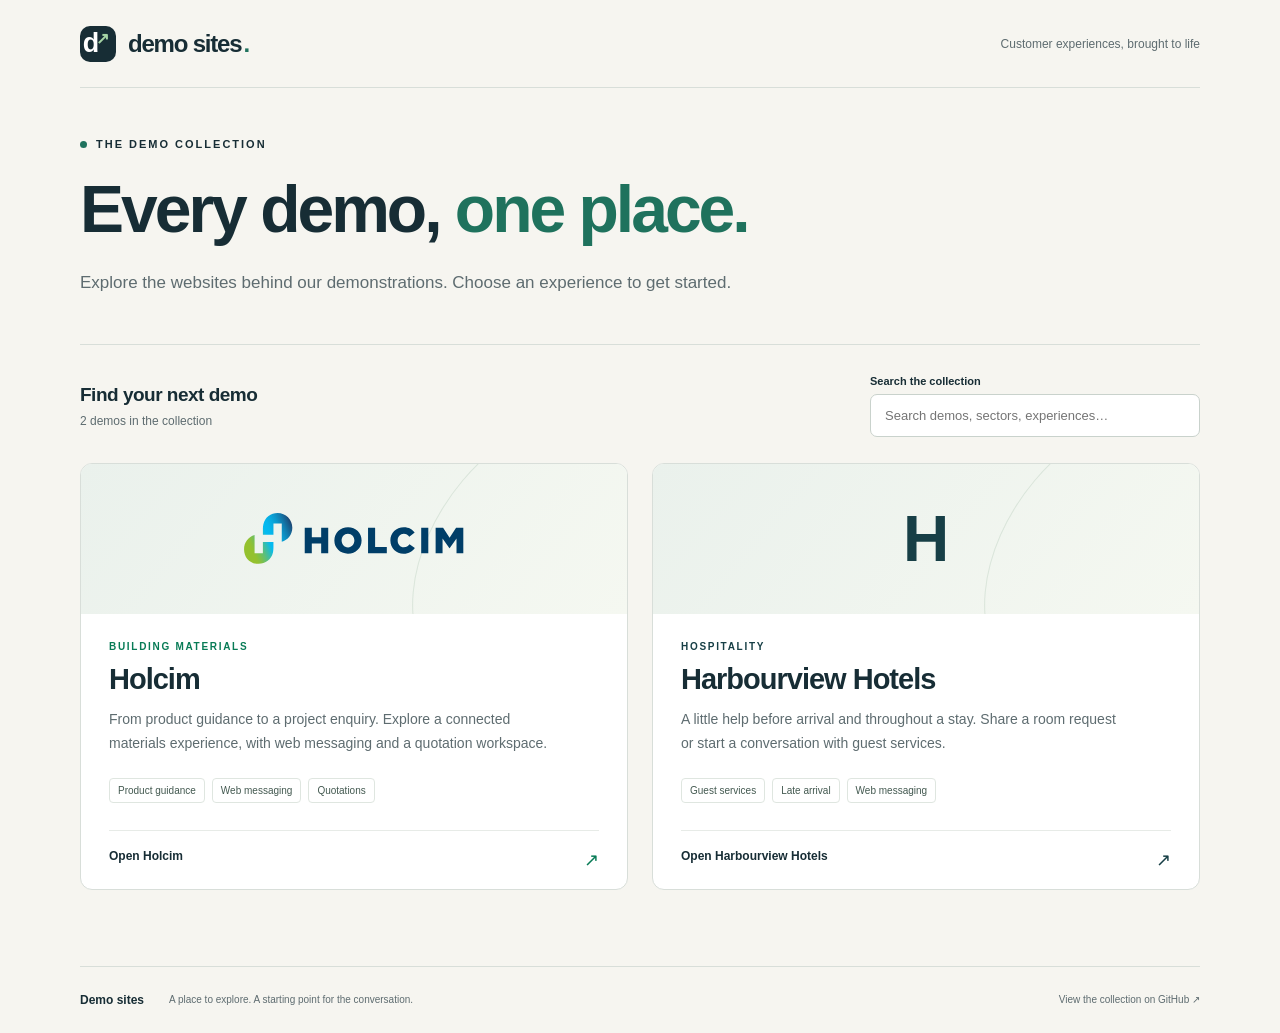
<file: index.html>
<!doctype html>
<html lang="en-GB">
<head>
  <meta charset="utf-8">
  <meta name="viewport" content="width=device-width, initial-scale=1">
  <meta name="referrer" content="no-referrer">
  <meta name="description" content="A collection of customer experiences. Choose a demo and explore the conversation.">
  <title>Demo sites | Your demo collection</title>
  <link rel="stylesheet" href="./assets/catalog.css">
  <script type="module" src="./assets/catalog.mjs"></script>
</head>
<body>
  <a class="skip" href="#collection">Skip to demos</a>
  <header class="topbar wrap">
    <a class="wordmark" href="./" aria-label="Demo sites home"><span class="mark" aria-hidden="true">d<span>↗</span></span>demo sites<span class="dot">.</span></a>
    <span class="topnote">Customer experiences, brought to life</span>
  </header>
  <main class="wrap">
    <section class="intro" aria-labelledby="page-title">
      <p class="eyebrow"><span aria-hidden="true"></span> THE DEMO COLLECTION</p>
      <h1 id="page-title">Every demo, <span>one place.</span></h1>
      <p class="lede">Explore the websites behind our demonstrations. Choose an experience to get started.</p>
    </section>
    <section id="collection" aria-labelledby="collection-title">
      <div class="collection-head">
        <div><h2 id="collection-title">Find your next demo</h2><p id="result-count" role="status" aria-live="polite">Loading the collection…</p></div>
        <div class="search"><label for="search">Search the collection</label><input id="search" type="search" placeholder="Search demos, sectors, experiences…" autocomplete="off"></div>
      </div>
      <div id="demos" class="grid"></div>
      <p id="empty" hidden>No demos match your search. Try another word.</p>
      <p id="load-error" hidden>The collection could not load. <a href="./holcim/">Open the Holcim demo</a>.</p>
      <noscript><p><a href="./holcim/">Open the Holcim demo</a>. Enable JavaScript to browse the collection.</p></noscript>
    </section>
  </main>
  <footer class="wrap"><span>Demo sites</span><p>A place to explore. A starting point for the conversation.</p><a href="https://github.com/simonridd/demo-sites">View the collection on GitHub ↗</a></footer>
</body>
</html>
</file>
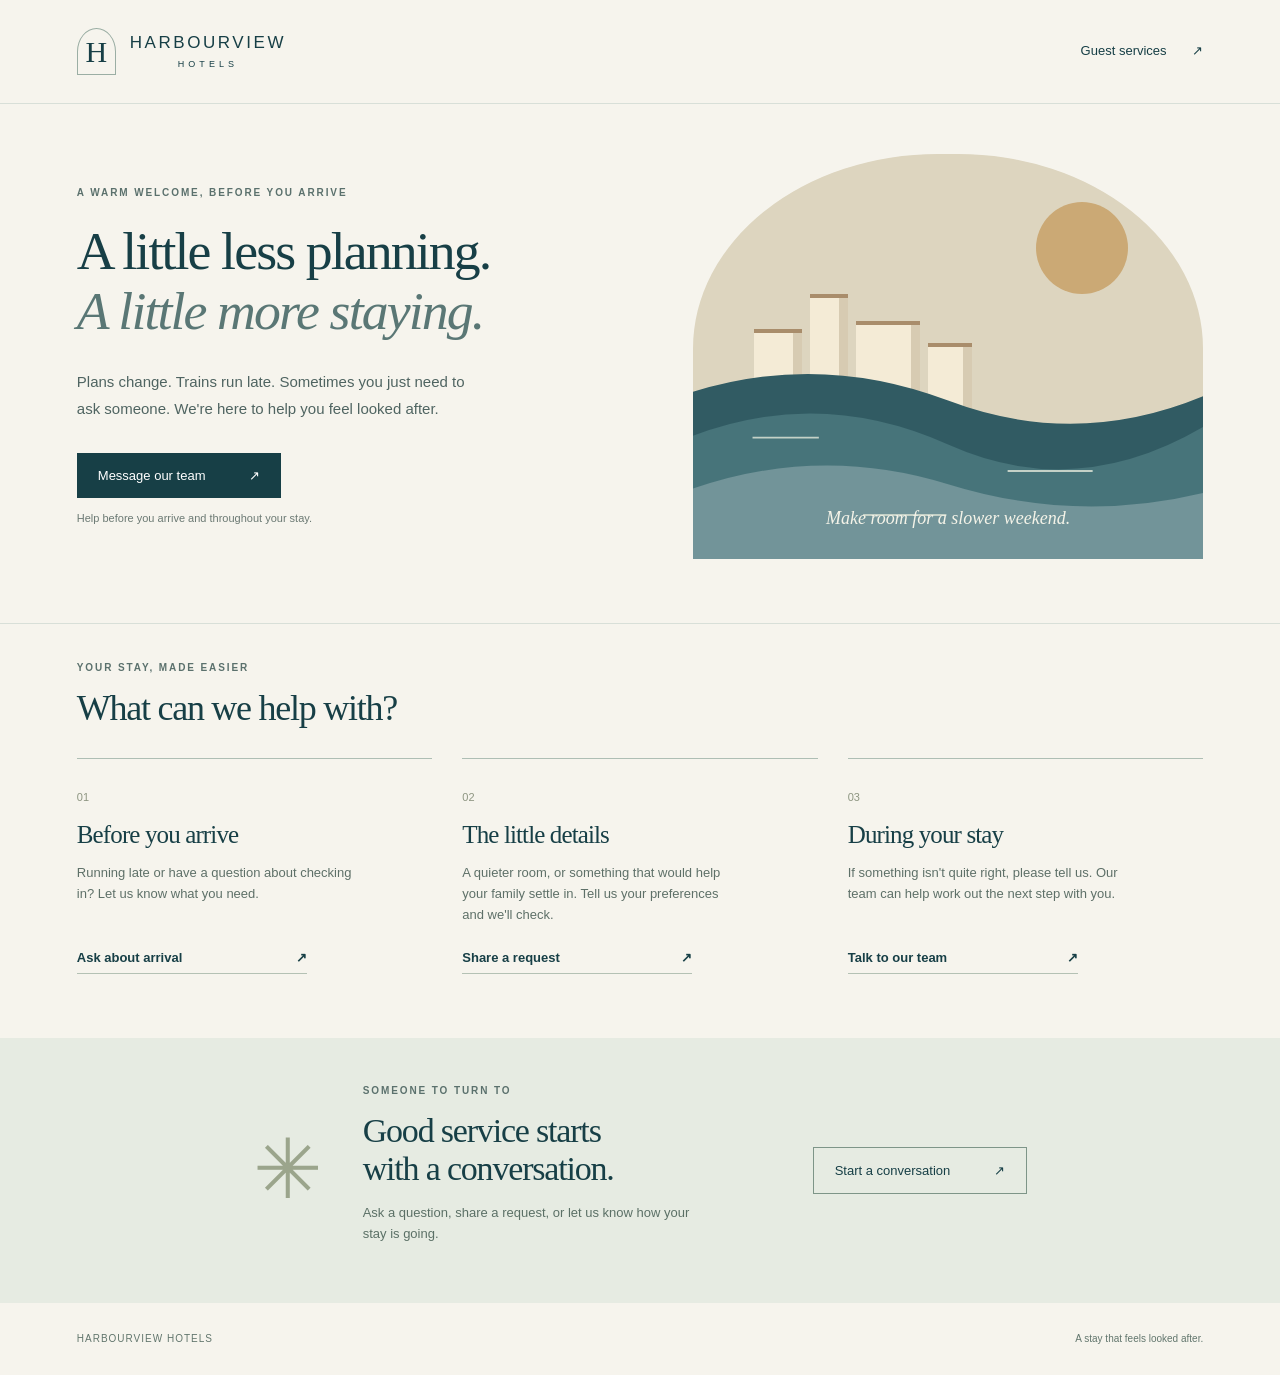
<file: harbourview/index.html>
<!doctype html>
<html lang="en-GB">
<head>
  <meta charset="utf-8">
  <meta name="viewport" content="width=device-width, initial-scale=1">
  <meta name="description" content="A little help before you arrive, and someone to turn to throughout your stay. Harbourview Hotels guest services.">
  <title>Guest services | Harbourview Hotels</title>
  <link rel="stylesheet" href="./style.css">
  <script src="./messenger-settings.js" defer></script>
  <script src="./guest-services.js" defer></script>
  <script src="../messenger-demo-bridge.js" defer></script>
</head>
<body>
  <header class="masthead">
    <a class="brand" href="#home" aria-label="Harbourview Hotels home"><span class="brand-mark" aria-hidden="true">H</span><span>HARBOURVIEW<small>HOTELS</small></span></a>
    <a class="header-link" href="#help">Guest services <span aria-hidden="true">↗</span></a>
  </header>
  <main id="home">
    <section class="hero" aria-labelledby="welcome">
      <div class="hero-copy"><p class="eyebrow">A WARM WELCOME, BEFORE YOU ARRIVE</p><h1 id="welcome">A little less planning.<br><em>A little more staying.</em></h1><p class="intro">Plans change. Trains run late. Sometimes you just need to ask someone. We're here to help you feel looked after.</p><button class="primary" data-message>Message our team <span aria-hidden="true">↗</span></button><p class="quiet">Help before you arrive and throughout your stay.</p></div>
      <div class="harbour" aria-hidden="true"><span class="sun"></span><div class="buildings"><i></i><i></i><i></i><i></i></div><svg class="sea" viewBox="0 0 600 250" preserveAspectRatio="none"><path fill="#315b63" d="M0 60 Q150 15 300 70 T600 65 V250 H0Z"/><path fill="#47747a" d="M0 110 Q150 55 300 120 T600 100 V250 H0Z"/><path fill="#729499" d="M0 170 Q150 120 300 165 T600 175 V250 H0Z"/><path d="M70 112 h78 M370 150 h100 M200 200 h98" stroke="#c4d1c7" stroke-width="2" fill="none"/></svg><div class="art-caption">Make room for a slower weekend.</div></div>
    </section>
    <section class="help" id="help" aria-labelledby="help-title"><div class="section-heading"><p class="eyebrow">YOUR STAY, MADE EASIER</p><h2 id="help-title">What can we help with?</h2></div><div class="cards">
      <article><span class="card-number">01</span><h3>Before you arrive</h3><p>Running late or have a question about checking in? Let us know what you need.</p><button class="text-button" data-message>Ask about arrival <span aria-hidden="true">↗</span></button></article>
      <article><span class="card-number">02</span><h3>The little details</h3><p>A quieter room, or something that would help your family settle in. Tell us your preferences and we'll check.</p><button class="text-button" data-message>Share a request <span aria-hidden="true">↗</span></button></article>
      <article><span class="card-number">03</span><h3>During your stay</h3><p>If something isn't quite right, please tell us. Our team can help work out the next step with you.</p><button class="text-button" data-message>Talk to our team <span aria-hidden="true">↗</span></button></article>
    </div></section>
    <section class="care"><span class="care-symbol" aria-hidden="true">✳</span><div><p class="eyebrow">SOMEONE TO TURN TO</p><h2>Good service starts<br>with a conversation.</h2><p>Ask a question, share a request, or let us know how your stay is going.</p></div><button class="secondary" data-message>Start a conversation <span aria-hidden="true">↗</span></button></section>
    <p id="message-status" class="message-status" role="status" aria-live="polite"></p>
  </main>
  <footer><span>HARBOURVIEW HOTELS</span><span>A stay that feels looked after.</span></footer>
</body>
</html>
</file>
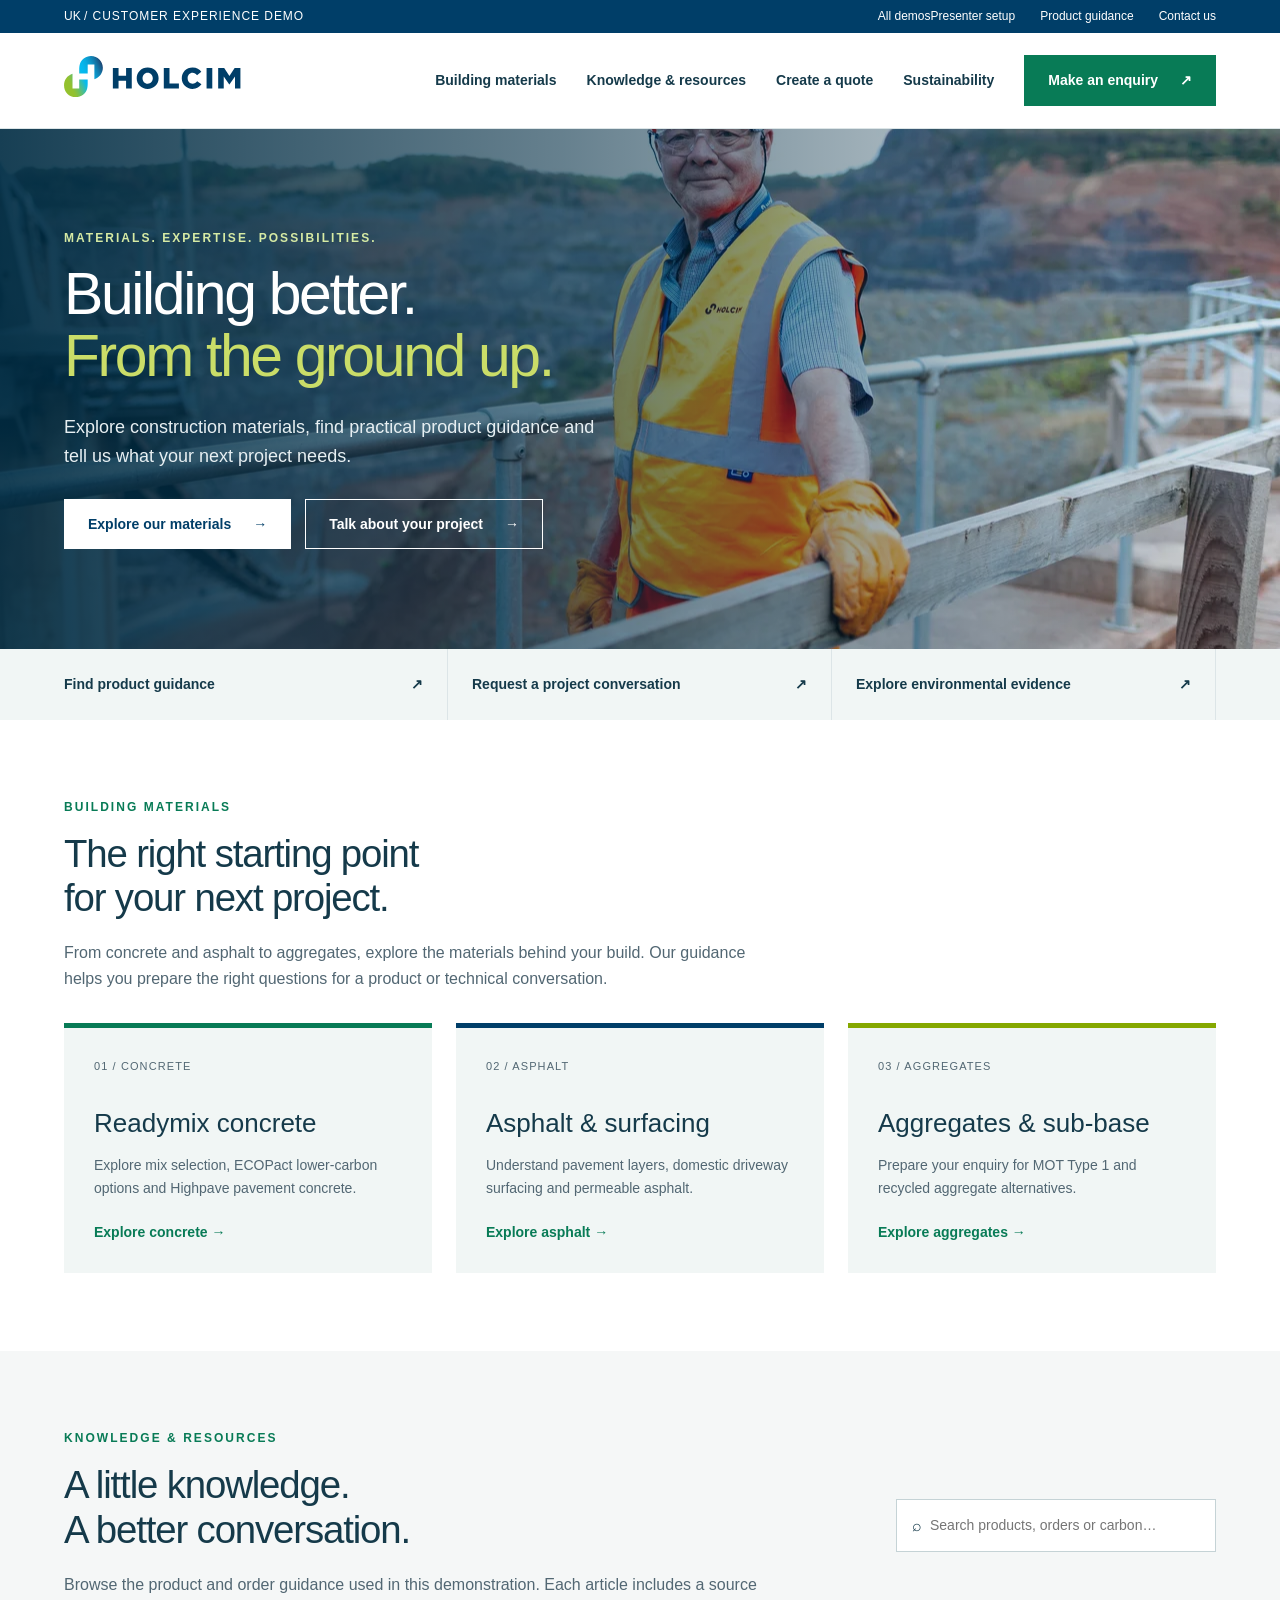
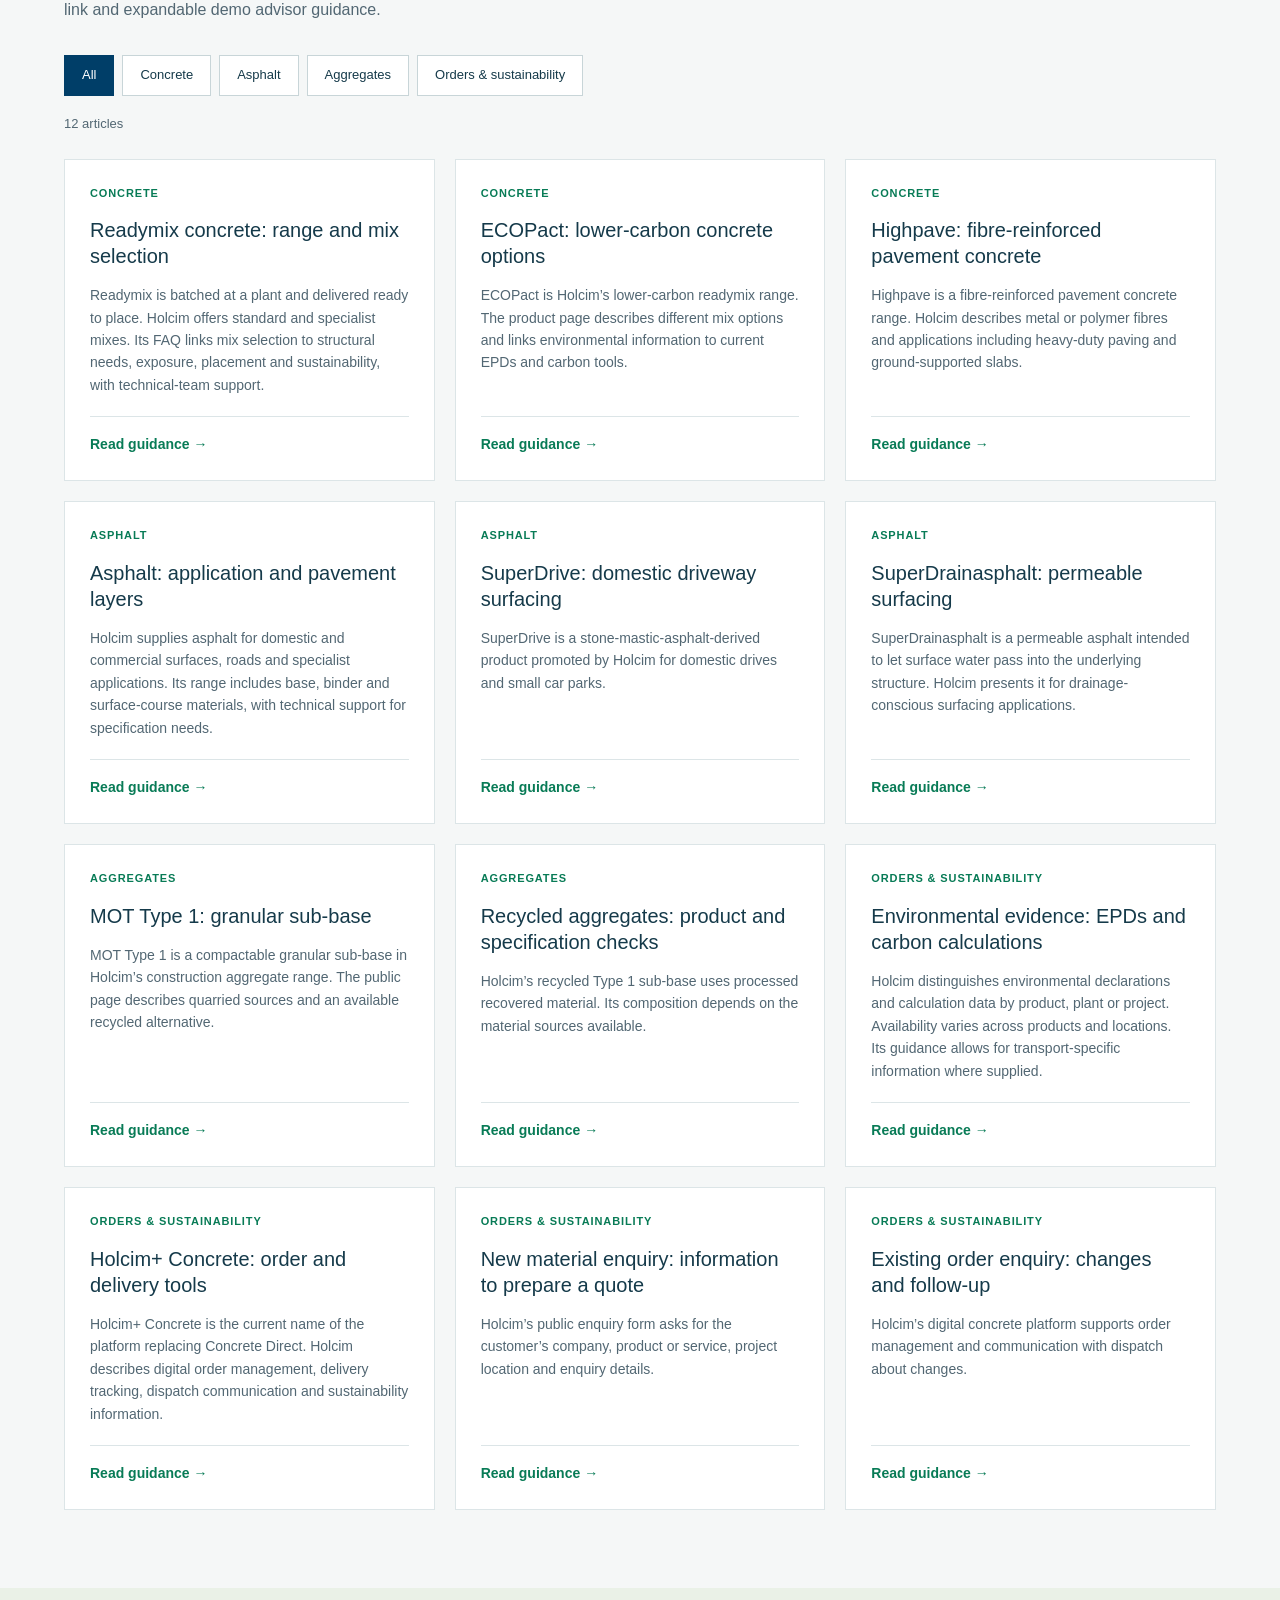
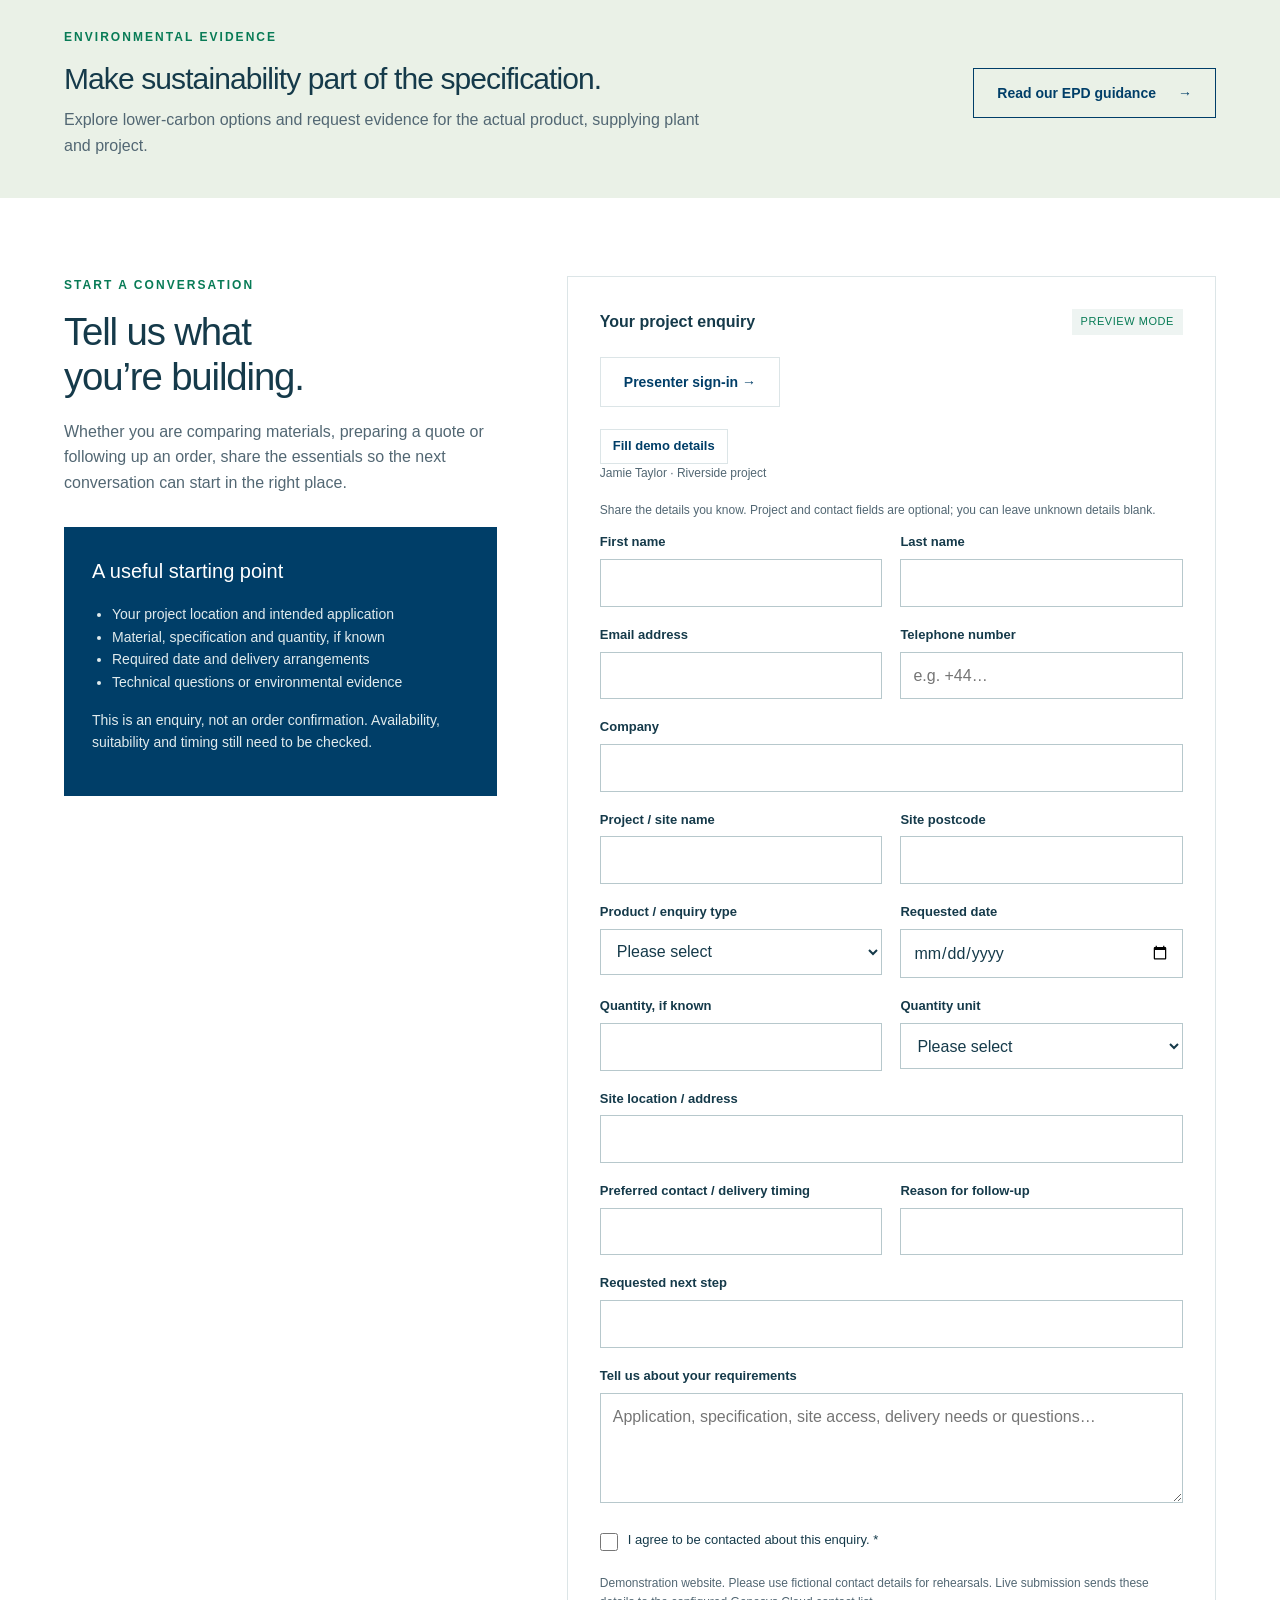
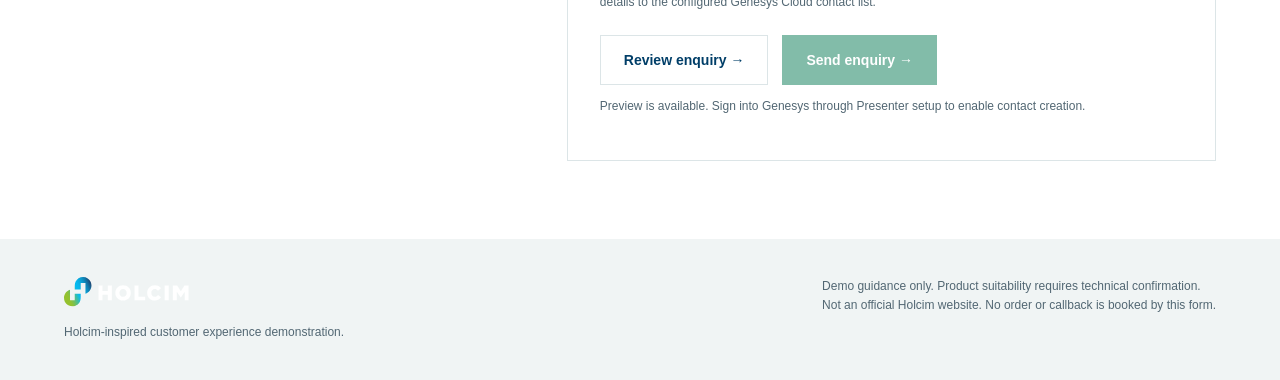
<file: holcim/index.html>
<!doctype html>
<html lang="en-GB"><head><meta charset="utf-8"><meta name="referrer" content="no-referrer"><meta name="viewport" content="width=device-width, initial-scale=1"><title>Holcim | Materials & project guidance — demo</title><meta name="description" content="Holcim-inspired demonstration website with product guidance and project enquiries."><style>
:root{--blue:#003e68;--ink:#153a4a;--green:#087b56;--lime:#c5db32;--line:#dce5e7;--muted:#526773;--pale:#f1f6f5}*{box-sizing:border-box}html{scroll-behavior:smooth;scroll-padding-top:100px}body{margin:0;font-family:Arial,Helvetica,sans-serif;color:var(--ink);background:white;font-size:16px;line-height:1.6}a{color:inherit}button,input,select,textarea{font:inherit}button,a,input,select,textarea{outline-offset:4px}button{cursor:pointer}button:disabled{cursor:not-allowed;opacity:.5}.wrap{width:min(1240px,90%);margin:auto}.utility{background:var(--blue);color:white;font-size:12px;padding:7px 0}.utility .wrap{display:flex;justify-content:space-between}.utility a{margin-left:25px;text-decoration:none}.demo{letter-spacing:.08em;text-transform:uppercase}header{background:#fff;position:sticky;top:0;z-index:5;border-bottom:1px solid var(--line)}.nav{display:flex;align-items:center;justify-content:space-between;gap:35px;min-height:95px}.logo{width:177px;height:auto}nav{display:flex;gap:30px;align-items:center}nav a{text-decoration:none;font-weight:600;font-size:14px}nav a:hover{color:var(--green)}.button{display:inline-flex;align-items:center;justify-content:center;gap:22px;padding:13px 23px;background:var(--green);color:white;border:1px solid var(--green);font-weight:700;text-decoration:none;font-size:14px}.button:hover{background:#065e43}.button.light{background:white;color:var(--blue);border-color:var(--line)}.button.outline{background:transparent;color:var(--blue);border-color:var(--blue)}.hero{position:relative;background:var(--blue);color:white;min-height:520px;display:flex;align-items:center;overflow:hidden}.hero:before{content:'';position:absolute;inset:0;background:linear-gradient(90deg,rgba(0,44,67,.91),rgba(0,44,67,.6) 44%,rgba(0,44,67,.08)),url('[data-uri]') center 55%/cover}.hero .wrap{position:relative;padding:70px 0}.eyebrow{text-transform:uppercase;font-size:12px;font-weight:700;letter-spacing:.17em;color:var(--green);margin:0 0 15px}.hero .eyebrow{color:#d6eaa4}h1{font-size:clamp(36px,4.6vw,64px);font-weight:500;line-height:1.05;letter-spacing:-.04em;max-width:730px;margin:0 0 26px}h1 em{font-style:normal;color:#cadd68}.hero p{max-width:535px;margin:0 0 28px;color:#e7eff2;font-size:18px}.actions{display:flex;gap:14px;flex-wrap:wrap}.hero .button{background:white;color:var(--blue);border-color:white}.hero .secondary{background:transparent;color:white}.strip{background:var(--pale)}.strip .wrap{display:grid;grid-template-columns:repeat(3,1fr)}.strip a{display:flex;justify-content:space-between;padding:24px 24px;text-decoration:none;font-size:14px;font-weight:700;border-right:1px solid var(--line)}.strip a:hover{background:#e3efeb}.strip a:first-child{padding-left:0}.section{padding:78px 0}h2{font-size:clamp(28px,3vw,40px);letter-spacing:-.03em;line-height:1.15;font-weight:500;margin:0 0 20px}.intro{max-width:700px;color:var(--muted);margin:0 0 32px}.products{display:grid;grid-template-columns:repeat(3,1fr);gap:24px}.product{position:relative;background:var(--pale);padding:30px;border-top:5px solid var(--green);text-decoration:none;display:flex;flex-direction:column;min-height:250px}.product:nth-child(2){border-color:var(--blue)}.product:nth-child(3){border-color:#85a800}.product .number{font-size:11px;color:var(--muted);letter-spacing:.1em}.product h3{font-size:26px;font-weight:500;margin:27px 0 10px}.product p{color:var(--muted);font-size:14px;margin:0 0 20px}.product .go{margin-top:auto;font-size:14px;font-weight:bold;color:var(--green)}.product:hover{background:#e6efec}.knowledge{background:#f5f7f7}.section-head{display:flex;align-items:end;justify-content:space-between;gap:25px}.search{display:flex;align-items:center;border:1px solid #c5d3d6;background:white;padding:0 15px;min-width:320px;margin-bottom:20px}.search input{border:0;outline:none;background:none;width:100%;padding:14px 8px;font-size:14px}.filters{display:flex;flex-wrap:wrap;gap:8px;margin:12px 0 18px}.filters button{border:1px solid #c8d5d8;background:white;padding:9px 17px;color:var(--ink);font-size:13px}.filters button[aria-pressed=true]{background:var(--blue);color:white;border-color:var(--blue)}.count{font-size:13px;color:var(--muted);margin-bottom:24px}.articles{display:grid;grid-template-columns:repeat(3,1fr);gap:20px}.article{background:white;display:flex;flex-direction:column;border:1px solid var(--line);padding:25px}.article .tag{font-size:11px;letter-spacing:.08em;text-transform:uppercase;color:var(--green);font-weight:bold}.article h3{font-size:20px;line-height:1.3;font-weight:500;margin:15px 0}.article p{font-size:14px;color:var(--muted);margin:0 0 20px}.article button{background:none;border:0;border-top:1px solid var(--line);text-align:left;padding:16px 0 0;color:var(--green);font-size:14px;font-weight:bold;margin-top:auto}.article button:hover{text-decoration:underline}.empty{padding:35px;background:white}.enquiry-layout{display:grid;grid-template-columns:1fr 1.5fr;gap:70px}.aside{background:var(--blue);color:white;padding:28px;margin-top:30px}.aside h3{font-size:20px;font-weight:500;margin:0 0 12px}.aside p,.aside li{font-size:14px;color:#e0ebed}.aside ul{padding-left:20px}.form{border:1px solid var(--line);padding:32px}.form-head{display:flex;justify-content:space-between;align-items:center;margin-bottom:22px}.pill{font-size:11px;background:#eef4f2;color:var(--green);padding:4px 9px;letter-spacing:.05em}.grid{display:grid;grid-template-columns:1fr 1fr;gap:18px}.field label{display:block;font-size:13px;font-weight:700;margin-bottom:6px}.field input,.field select,.field textarea{width:100%;background:white;border:1px solid #b7c8cc;padding:10px 12px;border-radius:0;min-height:46px;color:var(--ink)}.field input:focus,.field select:focus,.field textarea:focus{border-color:var(--green)}.field.wide{grid-column:1/-1}.field textarea{resize:vertical;min-height:110px}.check{display:flex;gap:10px;align-items:flex-start;font-size:13px;margin:20px 0}.check input{width:18px;height:18px;flex-shrink:0;margin:3px 0}.small{font-size:12px;color:var(--muted)}#feedback{margin-top:20px;font-size:14px;padding:15px;border-left:4px solid var(--green);background:var(--pale)}#feedback:empty{display:none}.form .actions{margin-top:22px}.sustainability{background:#eaf1e7}.sustainability .wrap{display:flex;align-items:center;justify-content:space-between;gap:40px;padding:40px 0}.sustainability h2{font-size:30px;max-width:600px;margin-bottom:10px}.sustainability p{max-width:650px;color:var(--muted);margin:0}footer{background:#f0f4f4;padding:38px 0;font-size:12px;color:var(--muted)}footer .wrap{display:flex;justify-content:space-between;gap:30px}.foot-logo{width:125px;margin-bottom:10px}dialog{border:0;padding:0;width:min(800px,92%);max-height:85vh;color:var(--ink);box-shadow:0 20px 80px #0004}dialog::backdrop{background:#00293bc4}.dialog-top{display:flex;justify-content:space-between;align-items:center;padding:20px 30px;border-bottom:1px solid var(--line);position:sticky;top:0;background:white}.close{font-size:25px;background:none;border:0;color:var(--ink);padding:0 8px}.dialog-content{padding:30px}.dialog-content p{line-height:1.8}.dialog-content h2{font-size:32px}.dialog-content details{background:var(--pale);padding:17px;margin:24px 0;font-size:14px}.dialog-content summary{cursor:pointer;font-weight:bold}.preview-row{display:grid;grid-template-columns:150px 1fr;border-bottom:1px solid var(--line);padding:10px 0;font-size:14px;overflow-wrap:anywhere}.preview-row b{font-weight:600}#reader-source{font-size:13px;color:var(--green);overflow-wrap:anywhere}.sr{position:absolute;width:1px;height:1px;overflow:hidden;clip:rect(0,0,0,0)}@media(max-width:850px){nav{gap:15px}nav a:not(.button){display:none}.nav{min-height:80px}.logo{width:145px}.hero{min-height:440px}.articles{grid-template-columns:repeat(2,1fr)}.section-head{display:block}.search{min-width:0;width:100%;max-width:500px}.enquiry-layout{grid-template-columns:1fr;gap:30px}.aside{display:none}.sustainability .wrap{display:block}.sustainability .button{margin-top:24px}}@media(max-width:550px){.utility a{display:none}.hero .wrap{padding:50px 0}.section{padding:48px 0}.products,.articles{grid-template-columns:1fr}.strip .wrap{grid-template-columns:1fr}.strip a,.strip a:first-child{padding:15px 0;border-right:0;border-bottom:1px solid var(--line)}.grid{grid-template-columns:1fr}.form{padding:22px}.dialog-content{padding:22px}.preview-row{grid-template-columns:1fr}footer .wrap{display:block}.form-head{align-items:flex-start;gap:10px}}
@media(prefers-reduced-motion:reduce){html{scroll-behavior:auto}}
.demo-autofill{font-size:13px;padding:6px 12px}.demo-autofill-note{margin:0 0 18px}[hidden]{display:none!important}#presenter-message{padding:14px;background:var(--pale);font-size:14px;white-space:pre-wrap}#column-map{font-family:monospace;font-size:12px;min-height:230px}#oauth-redirect{font-size:12px}</style><script type="text/javascript" charset="utf-8">
  (function (g, e, n, es, ys) {
    g['_genesysJs'] = e;
    g[e] = g[e] || function () {
      (g[e].q = g[e].q || []).push(arguments)
    };
    g[e].t = 1 * new Date();
    g[e].c = es;
    ys = document.createElement('script'); ys.async = 1; ys.src = n; ys.charset = 'utf-8'; document.head.appendChild(ys);
  })(window, 'Genesys', 'https://apps.mypurecloud.ie/genesys-bootstrap/genesys.min.js', {
    environment: 'prod-euw1',
    deploymentId: 'f292c45a-761b-4b51-80df-fcfdfc89a6a6'
  });
</script>
<script src="../messenger-demo-bridge.js?v=20261104-clear" defer></script>
</head><body>
<div class="utility"><div class="wrap"><span>UK <span class="demo"> / Customer experience demo</span></span><span><a href="../">All demos</a><button id="presenter-open" type="button" style="background:none;border:0;color:white;font-size:12px;padding:0;cursor:pointer">Presenter setup</button><a href="#knowledge">Product guidance</a><a href="#enquiry">Contact us</a></span></div></div>
<header><div class="wrap nav"><a href="#" aria-label="Holcim demo home"><img class="logo" src="[data-uri]" alt="Holcim"></a><nav aria-label="Main navigation"><a href="#products">Building materials</a><a href="#knowledge">Knowledge & resources</a><a href="../quote/">Create a quote</a><a href="#sustainability">Sustainability</a><a class="button" href="#enquiry">Make an enquiry <span aria-hidden="true">↗</span></a></nav></div></header>
<main><section class="hero"><div class="wrap"><div class="eyebrow">Materials. Expertise. Possibilities.</div><h1>Building better.<br><em>From the ground up.</em></h1><p>Explore construction materials, find practical product guidance and tell us what your next project needs.</p><div class="actions"><a class="button" href="#products">Explore our materials <span aria-hidden="true">→</span></a><a class="button secondary" href="#enquiry">Talk about your project <span aria-hidden="true">→</span></a></div></div></section>
<div class="strip"><div class="wrap"><a href="#knowledge">Find product guidance <span aria-hidden="true">↗</span></a><a href="#enquiry">Request a project conversation <span aria-hidden="true">↗</span></a><a href="#sustainability">Explore environmental evidence <span aria-hidden="true">↗</span></a></div></div>
<section class="section wrap" id="products"><div class="eyebrow">Building materials</div><h2>The right starting point<br>for your next project.</h2><p class="intro">From concrete and asphalt to aggregates, explore the materials behind your build. Our guidance helps you prepare the right questions for a product or technical conversation.</p><div class="products"><a class="product" href="#knowledge" data-category="Concrete"><span class="number">01 / CONCRETE</span><h3>Readymix concrete</h3><p>Explore mix selection, ECOPact lower-carbon options and Highpave pavement concrete.</p><span class="go">Explore concrete →</span></a><a class="product" href="#knowledge" data-category="Asphalt"><span class="number">02 / ASPHALT</span><h3>Asphalt & surfacing</h3><p>Understand pavement layers, domestic driveway surfacing and permeable asphalt.</p><span class="go">Explore asphalt →</span></a><a class="product" href="#knowledge" data-category="Aggregates"><span class="number">03 / AGGREGATES</span><h3>Aggregates & sub-base</h3><p>Prepare your enquiry for MOT Type 1 and recycled aggregate alternatives.</p><span class="go">Explore aggregates →</span></a></div></section>
<section class="section knowledge" id="knowledge"><div class="wrap"><div class="section-head"><div><div class="eyebrow">Knowledge & resources</div><h2>A little knowledge.<br>A better conversation.</h2></div><label class="search"><span aria-hidden="true">⌕</span><span class="sr">Search knowledge articles</span><input id="search" type="search" placeholder="Search products, orders or carbon…"></label></div><p class="intro">Browse the product and order guidance used in this demonstration. Each article includes a source link and expandable demo advisor guidance.</p><div class="filters" id="filters" aria-label="Filter articles"></div><div class="count" id="count" role="status"></div><div class="articles" id="articles"></div></div></section>
<section class="sustainability" id="sustainability"><div class="wrap"><div><div class="eyebrow">Environmental evidence</div><h2>Make sustainability part of the specification.</h2><p>Explore lower-carbon options and request evidence for the actual product, supplying plant and project.</p></div><button class="button outline" id="carbon">Read our EPD guidance <span aria-hidden="true">→</span></button></div></section>
<section class="section wrap" id="enquiry"><div class="enquiry-layout"><div><div class="eyebrow">Start a conversation</div><h2>Tell us what<br>you’re building.</h2><p class="intro">Whether you are comparing materials, preparing a quote or following up an order, share the essentials so the next conversation can start in the right place.</p><div class="aside"><h3>A useful starting point</h3><ul><li>Your project location and intended application</li><li>Material, specification and quantity, if known</li><li>Required date and delivery arrangements</li><li>Technical questions or environmental evidence</li></ul><p>This is an enquiry, not an order confirmation. Availability, suitability and timing still need to be checked.</p></div></div>
<form class="form" id="enquiry-form"><div class="form-head"><strong>Your project enquiry</strong><span class="pill" id="connection">PREVIEW MODE</span></div><div class="actions" style="margin-bottom:22px"><button type="button" class="button light" id="sign-in">Presenter sign-in →</button><button type="button" class="button light" id="disconnect" hidden>Disconnect API</button></div><button type="button" class="button light demo-autofill" id="demo-autofill" aria-describedby="demo-autofill-note">Fill demo details</button><p class="small demo-autofill-note" id="demo-autofill-note" role="status">Jamie Taylor · Riverside project</p><p class="small">Share the details you know. Project and contact fields are optional; you can leave unknown details blank.</p><div class="grid">
<div class="field"><label for="firstName">First name</label><input id="firstName" name="firstName" autocomplete="given-name" maxlength="80"></div><div class="field"><label for="lastName">Last name</label><input id="lastName" name="lastName" autocomplete="family-name" maxlength="80"></div>
<div class="field"><label for="email">Email address</label><input id="email" name="email" type="email" autocomplete="email" maxlength="254"></div><div class="field"><label for="phone">Telephone number</label><input id="phone" name="phone" type="tel" autocomplete="tel" placeholder="e.g. +44…" pattern="[+0-9 ()\-]{7,30}" maxlength="30"></div>
<div class="field wide"><label for="company">Company</label><input id="company" name="company" autocomplete="organization" maxlength="160"></div><div class="field"><label for="project">Project / site name</label><input id="project" name="project" maxlength="200"></div><div class="field"><label for="postcode">Site postcode</label><input id="postcode" name="postcode" autocomplete="off" maxlength="20"></div>
<div class="field"><label for="product">Product / enquiry type</label><select id="product" name="product"><option value="">Please select</option><option>Readymix concrete</option><option>ECOPact</option><option>Highpave</option><option>Asphalt</option><option>SuperDrive</option><option>SuperDrainasphalt</option><option>MOT Type 1</option><option>Recycled aggregates</option><option>Environmental evidence</option><option>Existing order</option><option>Other / advice needed</option></select></div><div class="field"><label for="requiredDate">Requested date</label><input id="requiredDate" name="requiredDate" type="date"></div><div class="field"><label for="quantity">Quantity, if known</label><input id="quantity" name="quantity" type="number" min="0.01" step="any" max="100000000"></div><div class="field"><label for="unit">Quantity unit</label><select id="unit" name="unit"><option value="">Please select</option><option>m³</option><option>tonnes</option><option>m²</option><option>Other / to confirm</option></select></div>
<div class="field wide"><label for="siteLocation">Site location / address</label><input id="siteLocation" name="siteLocation" maxlength="300"></div><div class="field"><label for="requestedTiming">Preferred contact / delivery timing</label><input id="requestedTiming" name="requestedTiming" maxlength="200"></div><div class="field"><label for="handoffReason">Reason for follow-up</label><input id="handoffReason" name="handoffReason" maxlength="200"></div><div class="field wide"><label for="nextAction">Requested next step</label><input id="nextAction" name="nextAction" maxlength="300"></div><div class="field wide"><label for="enquiry-details">Tell us about your requirements</label><textarea id="enquiry-details" name="enquiry" maxlength="512" placeholder="Application, specification, site access, delivery needs or questions…"></textarea></div></div><label class="check"><input id="consent" name="consent" type="checkbox" required><span>I agree to be contacted about this enquiry. *</span></label><p class="small">Demonstration website. Please use fictional contact details for rehearsals. Live submission sends these details to the configured Genesys Cloud contact list.</p><div class="actions"><button type="button" class="button light" id="preview">Review enquiry →</button><button type="submit" class="button" id="submit" disabled>Send enquiry →</button></div><button id="new-enquiry" type="button" class="button light" hidden style="margin-top:15px">New enquiry</button><p class="small" id="mode-note">Preview is available. Sign into Genesys through Presenter setup to enable contact creation.</p><div id="feedback" role="status" aria-live="polite"></div></form></div></section></main>
<footer><div class="wrap"><div><img class="foot-logo" src="[data-uri]" alt="Holcim"><br>Holcim-inspired customer experience demonstration.</div><div>Demo guidance only. Product suitability requires technical confirmation.<br>Not an official Holcim website. No order or callback is booked by this form.</div></div></footer>
<dialog id="reader" aria-labelledby="reader-title"><div class="dialog-top"><span class="eyebrow" style="margin:0" id="reader-category"></span><button class="close" aria-label="Close article" data-close>×</button></div><div class="dialog-content"><h2 id="reader-title"></h2><p id="reader-body"></p><details><summary>Demo advisor guidance</summary><p id="reader-guide"></p></details><p class="small">From the current Holcim demo knowledge bundle. Source reviewed 12 October 2026. Draft guidance for demonstration; technical and operational approval is required for wider use.</p><a id="reader-source" target="_blank" rel="noopener noreferrer">View source on Holcim UK ↗</a><div class="actions" style="margin-top:25px"><button class="button" id="ask">Ask about this topic →</button></div></div></dialog>
<dialog id="review" aria-labelledby="review-title"><div class="dialog-top"><span class="eyebrow" style="margin:0">Enquiry review</span><button class="close" aria-label="Close review" data-close>×</button></div><div class="dialog-content"><h2 id="review-title">Your enquiry at a glance.</h2><p>No information has been sent and no contact has been created.</p><div id="review-fields"></div><button class="button" style="margin-top:25px" data-close>Back to the form</button></div></dialog>
<!-- WEB MESSENGER: supplied Ireland-region deployment snippet is embedded in the head. Published static site: deployment IDs are public; OAuth secrets must remain in a separate backend. -->
<dialog id="presenter" aria-labelledby="presenter-title"><div class="dialog-top"><span class="eyebrow" style="margin:0">Presenter setup</span><button class="close" aria-label="Close setup" data-close>×</button></div><div class="dialog-content"><h2 id="presenter-title">Connect your demo.</h2><p class="small">Use a Genesys OAuth client configured for Code Authorization / PKCE. No client secret is needed. Add the exact redirect URI below to its authorised redirect URIs. Your signed-in user needs access to view the list and add contacts.</p><div class="grid"><div class="field wide"><label for="oauth-region">Genesys region</label><select id="oauth-region"><option value="mypurecloud.ie">Ireland — mypurecloud.ie</option><option value="euw2.pure.cloud">London — euw2.pure.cloud</option><option value="mypurecloud.de">Frankfurt — mypurecloud.de</option><option value="mypurecloud.com">US East — mypurecloud.com</option><option value="usw2.pure.cloud">US West — usw2.pure.cloud</option><option value="cac1.pure.cloud">Canada — cac1.pure.cloud</option><option value="mypurecloud.com.au">Sydney — mypurecloud.com.au</option><option value="mypurecloud.jp">Tokyo — mypurecloud.jp</option><option value="aps1.pure.cloud">Mumbai — aps1.pure.cloud</option><option value="apne2.pure.cloud">Seoul — apne2.pure.cloud</option><option value="apne3.pure.cloud">Osaka — apne3.pure.cloud</option><option value="sae1.pure.cloud">São Paulo — sae1.pure.cloud</option><option value="mec1.pure.cloud">Middle East — mec1.pure.cloud</option></select></div><div class="field"><label for="oauth-client">OAuth client ID</label><input id="oauth-client" autocomplete="off" maxlength="36"></div><div class="field"><label for="contact-list">Contact-list ID</label><input id="contact-list" autocomplete="off" maxlength="36"></div><div class="field wide"><label for="oauth-redirect">Register this redirect URI in Genesys</label><input id="oauth-redirect" readonly></div><div class="field wide"><label for="column-map">Contact-list column mapping (JSON)</label><textarea id="column-map" spellcheck="false"></textarea><p class="small" id="list-columns">List columns will be checked after sign-in.</p></div></div><p class="small">Column names are case-sensitive. The defaults match the 14 columns of Holcim Servicing Contact Template. Use a contact list created from that template, with callbackNumber as its Work phone column. Enter the contact-list ID above, not the template ID. Missing values are sent blank. Settings are kept only for this browser tab. Records with a callback number are callable; an attached active campaign may dial them. Records without a number are not callable.</p><div class="actions"><button type="button" class="button light" id="presenter-save">Save setup</button><button type="button" class="button" id="presenter-login">Sign into Genesys →</button></div><p id="presenter-message" role="status">Enter your public IDs and column names, save setup, then sign in.</p></div></dialog>
<script src="../contact-template.js"></script>
<script>
'use strict';
// Contact API authentication: user-authorised PKCE; never add a client secret.
const ARTICLES=[{"id": "holcim-concrete-specification", "title": "Readymix concrete: range and mix selection", "category": "Concrete", "body": "Readymix is batched at a plant and delivered ready to place. Holcim offers standard and specialist mixes. Its FAQ links mix selection to structural needs, exposure, placement and sustainability, with technical-team support.", "guide": "Ask what is being built, which specification or drawing is available, how the concrete will be placed and whether any performance requirements remain unresolved. Capture required volume with its unit and the requested delivery window. Confirm mix suitability and supply with the relevant team before acceptance.", "source": "https://www.holcim.co.uk/products/ready-mix-concrete", "original": "Readymix is batched at a plant and delivered ready to place. Holcim offers standard and specialist mixes. Its FAQ links mix selection to structural needs, exposure, placement and sustainability, with technical-team support. Agent handling guidance (proposed): Ask what is being built, which specification or drawing is available, how the concrete will be placed and whether any performance requirements remain unresolved. Capture required volume with its unit and the requested delivery window. Confirm mix suitability and supply with the relevant team before acceptance. Source: https://www.holcim.co.uk/products/ready-mix-concrete Source reviewed: 12 October 2026. Website-grounded draft for demo use; technical and operational approval required before wider use."}, {"id": "holcim-low-carbon-concrete", "title": "ECOPact: lower-carbon concrete options", "category": "Concrete", "body": "ECOPact is Holcim’s lower-carbon readymix range. The product page describes different mix options and links environmental information to current EPDs and carbon tools.", "guide": "Ask about the required application, specification and environmental objective. Request evidence for the actual proposed mix and supplying plant. Explain options without quoting a universal saving, identical setting time or blanket suitability. Record a candidate mix as an option until technically and commercially confirmed.", "source": "https://www.holcim.co.uk/products/ready-mix-concrete/ecopact", "original": "ECOPact is Holcim’s lower-carbon readymix range. The product page describes different mix options and links environmental information to current EPDs and carbon tools. Agent handling guidance (proposed): Ask about the required application, specification and environmental objective. Request evidence for the actual proposed mix and supplying plant. Explain options without quoting a universal saving, identical setting time or blanket suitability. Record a candidate mix as an option until technically and commercially confirmed. Source: https://www.holcim.co.uk/products/ready-mix-concrete/ecopact Source reviewed: 12 October 2026. Website-grounded draft for demo use; technical and operational approval required before wider use."}, {"id": "holcim-heavy-duty-slab", "title": "Highpave: fibre-reinforced pavement concrete", "category": "Concrete", "body": "Highpave is a fibre-reinforced pavement concrete range. Holcim describes metal or polymer fibres and applications including heavy-duty paving and ground-supported slabs.", "guide": "Ask about traffic, loading, intended use, design drawings, reinforcement assumptions and the required construction programme. Route design or structural suitability to a specialist. Do not promise that fibres replace reinforcement or that a particular early-strength or opening time applies without the specific approved design.", "source": "https://www.holcim.co.uk/products/ready-mix-concrete/performance/highpave", "original": "Highpave is a fibre-reinforced pavement concrete range. Holcim describes metal or polymer fibres and applications including heavy-duty paving and ground-supported slabs. Agent handling guidance (proposed): Ask about traffic, loading, intended use, design drawings, reinforcement assumptions and the required construction programme. Route design or structural suitability to a specialist. Do not promise that fibres replace reinforcement or that a particular early-strength or opening time applies without the specific approved design. Source: https://www.holcim.co.uk/products/ready-mix-concrete/performance/highpave Source reviewed: 12 October 2026. Website-grounded draft for demo use; technical and operational approval required before wider use."}, {"id": "holcim-asphalt-selection", "title": "Asphalt: application and pavement layers", "category": "Asphalt", "body": "Holcim supplies asphalt for domestic and commercial surfaces, roads and specialist applications. Its range includes base, binder and surface-course materials, with technical support for specification needs.", "guide": "Ask which pavement layer is required, how the area will be used, the specified material, traffic conditions, laying method and delivery or collection needs. Capture any timing restrictions. Confirm the exact product, grade, availability and supporting documentation before quoting or committing supply.", "source": "https://www.holcim.co.uk/products/asphalt", "original": "Holcim supplies asphalt for domestic and commercial surfaces, roads and specialist applications. Its range includes base, binder and surface-course materials, with technical support for specification needs. Agent handling guidance (proposed): Ask which pavement layer is required, how the area will be used, the specified material, traffic conditions, laying method and delivery or collection needs. Capture any timing restrictions. Confirm the exact product, grade, availability and supporting documentation before quoting or committing supply. Source: https://www.holcim.co.uk/products/asphalt Source reviewed: 12 October 2026. Website-grounded draft for demo use; technical and operational approval required before wider use."}, {"id": "holcim-driveway-surfacing", "title": "SuperDrive: domestic driveway surfacing", "category": "Asphalt", "body": "SuperDrive is a stone-mastic-asphalt-derived product promoted by Holcim for domestic drives and small car parks.", "guide": "Ask about vehicle use, the existing or proposed pavement build-up, appearance and drainage. Check the specified material and installation arrangements with the relevant team. Capture an enquiry or quotation requirement without treating the product description as a complete pavement design.", "source": "https://www.holcim.co.uk/products/asphalt/superdrive", "original": "SuperDrive is a stone-mastic-asphalt-derived product promoted by Holcim for domestic drives and small car parks. Agent handling guidance (proposed): Ask about vehicle use, the existing or proposed pavement build-up, appearance and drainage. Check the specified material and installation arrangements with the relevant team. Capture an enquiry or quotation requirement without treating the product description as a complete pavement design. Source: https://www.holcim.co.uk/products/asphalt/superdrive Source reviewed: 12 October 2026. Website-grounded draft for demo use; technical and operational approval required before wider use."}, {"id": "holcim-permeable-surfacing", "title": "SuperDrainasphalt: permeable surfacing", "category": "Asphalt", "body": "SuperDrainasphalt is a permeable asphalt intended to let surface water pass into the underlying structure. Holcim presents it for drainage-conscious surfacing applications.", "guide": "Ask about the drainage design, pavement layers, traffic and loading, outfall or infiltration arrangements and maintenance requirements. Obtain technical review of the whole system. Do not promise site-specific SuDS approval, flood prevention, infiltration performance or heavy-vehicle suitability from a product description alone.", "source": "https://www.holcim.co.uk/products/asphalt/superdrainasphalt", "original": "SuperDrainasphalt is a permeable asphalt intended to let surface water pass into the underlying structure. Holcim presents it for drainage-conscious surfacing applications. Agent handling guidance (proposed): Ask about the drainage design, pavement layers, traffic and loading, outfall or infiltration arrangements and maintenance requirements. Obtain technical review of the whole system. Do not promise site-specific SuDS approval, flood prevention, infiltration performance or heavy-vehicle suitability from a product description alone. Source: https://www.holcim.co.uk/products/asphalt/superdrainasphalt Source reviewed: 12 October 2026. Website-grounded draft for demo use; technical and operational approval required before wider use."}, {"id": "holcim-driveway-base", "title": "MOT Type 1: granular sub-base", "category": "Aggregates", "body": "MOT Type 1 is a compactable granular sub-base in Holcim’s construction aggregate range. The public page describes quarried sources and an available recycled alternative.", "guide": "Ask about the intended application, specified grading or standard, source restrictions and required supporting documents. Capture quantity and unit, delivery or collection, access and timing. Confirm the supplied product against the project specification; do not interchange sub-base grades solely because they are all aggregates.", "source": "https://www.holcim.co.uk/products/aggregates/construction/mot-type-1", "original": "MOT Type 1 is a compactable granular sub-base in Holcim’s construction aggregate range. The public page describes quarried sources and an available recycled alternative. Agent handling guidance (proposed): Ask about the intended application, specified grading or standard, source restrictions and required supporting documents. Capture quantity and unit, delivery or collection, access and timing. Confirm the supplied product against the project specification; do not interchange sub-base grades solely because they are all aggregates. Source: https://www.holcim.co.uk/products/aggregates/construction/mot-type-1 Source reviewed: 12 October 2026. Website-grounded draft for demo use; technical and operational approval required before wider use."}, {"id": "holcim-recycled-aggregates", "title": "Recycled aggregates: product and specification checks", "category": "Aggregates", "body": "Holcim’s recycled Type 1 sub-base uses processed recovered material. Its composition depends on the material sources available.", "guide": "Ask whether the project permits recycled material and what evidence is required for the proposed source and product. Confirm grading, acceptance and available certification with the technical team. Do not assume that all recycled products share the same composition, carbon saving or permitted uses.", "source": "https://www.holcim.co.uk/products/aggregates/recycled/type1-recycled", "original": "Holcim’s recycled Type 1 sub-base uses processed recovered material. Its composition depends on the material sources available. Agent handling guidance (proposed): Ask whether the project permits recycled material and what evidence is required for the proposed source and product. Confirm grading, acceptance and available certification with the technical team. Do not assume that all recycled products share the same composition, carbon saving or permitted uses. Source: https://www.holcim.co.uk/products/aggregates/recycled/type1-recycled Source reviewed: 12 October 2026. Website-grounded draft for demo use; technical and operational approval required before wider use."}, {"id": "holcim-sustainability-discovery", "title": "Environmental evidence: EPDs and carbon calculations", "category": "Orders & sustainability", "body": "Holcim distinguishes environmental declarations and calculation data by product, plant or project. Availability varies across products and locations. Its guidance allows for transport-specific information where supplied.", "guide": "Ask which document the client requires, the proposed product and plant, the comparison basis, life-cycle boundary and reporting deadline. Request the appropriate current dataset. Do not substitute generic marketing percentages for project evidence or promise a published EPD where only calculation data is available.", "source": "https://www.holcim.co.uk/news-and-resources/technical-information/environmental-product-declarations-and-carbon-calculations", "original": "Holcim distinguishes environmental declarations and calculation data by product, plant or project. Availability varies across products and locations. Its guidance allows for transport-specific information where supplied. Agent handling guidance (proposed): Ask which document the client requires, the proposed product and plant, the comparison basis, life-cycle boundary and reporting deadline. Request the appropriate current dataset. Do not substitute generic marketing percentages for project evidence or promise a published EPD where only calculation data is available. Source: https://www.holcim.co.uk/news-and-resources/technical-information/environmental-product-declarations-and-carbon-calculations Source reviewed: 12 October 2026. Website-grounded draft for demo use; technical and operational approval required before wider use."}, {"id": "holcim-digital-ordering", "title": "Holcim+ Concrete: order and delivery tools", "category": "Orders & sustainability", "body": "Holcim+ Concrete is the current name of the platform replacing Concrete Direct. Holcim describes digital order management, delivery tracking, dispatch communication and sustainability information.", "guide": "Explain the available published functions and establish whether the customer already has access. Refer account access or live order questions to the appropriate support process. This Copilot has no portal connection and cannot view, change or verify an order in the platform.", "source": "https://www.holcim.co.uk/digital-tools/holcim-plus-concrete", "original": "Holcim+ Concrete is the current name of the platform replacing Concrete Direct. Holcim describes digital order management, delivery tracking, dispatch communication and sustainability information. Agent handling guidance (proposed): Explain the available published functions and establish whether the customer already has access. Refer account access or live order questions to the appropriate support process. This Copilot has no portal connection and cannot view, change or verify an order in the platform. Source: https://www.holcim.co.uk/digital-tools/holcim-plus-concrete Source reviewed: 12 October 2026. Website-grounded draft for demo use; technical and operational approval required before wider use."}, {"id": "holcim-order-requirements", "title": "New material enquiry: information to prepare a quote", "category": "Orders & sustainability", "body": "Holcim’s public enquiry form asks for the customer’s company, product or service, project location and enquiry details.", "guide": "Proposed internal discovery guidance: establish the project and application, selected or provisional product, specification, quantity and unit, timing, delivery arrangements, related materials and evidence needs. Capture commercial discussion and any approvals still needed. Recap the request and agree ownership of the next action. Do not describe this as Holcim’s approved internal sales procedure.", "source": "https://www.holcim.co.uk/products/ready-mix-concrete", "original": "Holcim’s public enquiry form asks for the customer’s company, product or service, project location and enquiry details. Agent handling guidance (proposed): Proposed internal discovery guidance: establish the project and application, selected or provisional product, specification, quantity and unit, timing, delivery arrangements, related materials and evidence needs. Capture commercial discussion and any approvals still needed. Recap the request and agree ownership of the next action. Do not describe this as Holcim’s approved internal sales procedure. Source: https://www.holcim.co.uk/products/ready-mix-concrete Source reviewed: 12 October 2026. Website-grounded draft for demo use; technical and operational approval required before wider use."}, {"id": "holcim-order-servicing", "title": "Existing order enquiry: changes and follow-up", "category": "Orders & sustainability", "body": "Holcim’s digital concrete platform supports order management and communication with dispatch about changes.", "guide": "Proposed internal servicing guidance: identify the order and affected material, establish the current requirement and requested change, impact on timing, access and other loads, and any approval needed. Check authorised records before confirming an amendment, cancellation or delivery status. Record the exact request and the next owner if execution is pending. These questions are a proposed agent aid, not a published Holcim cancellation or complaints policy.", "source": "https://www.holcim.co.uk/digital-tools/holcim-plus-concrete", "original": "Holcim’s digital concrete platform supports order management and communication with dispatch about changes. Agent handling guidance (proposed): Proposed internal servicing guidance: identify the order and affected material, establish the current requirement and requested change, impact on timing, access and other loads, and any approval needed. Check authorised records before confirming an amendment, cancellation or delivery status. Record the exact request and the next owner if execution is pending. These questions are a proposed agent aid, not a published Holcim cancellation or complaints policy. Source: https://www.holcim.co.uk/digital-tools/holcim-plus-concrete Source reviewed: 12 October 2026. Website-grounded draft for demo use; technical and operational approval required before wider use."}];
const categories=['All','Concrete','Asphalt','Aggregates','Orders & sustainability'];
const $=id=>document.getElementById(id);let category='All',activeArticle=null,sourceArticle='',live=false,attempted=false;
function render(){const query=$('search').value.trim().toLowerCase();const found=ARTICLES.filter(a=>(category==='All'||a.category===category)&&[a.title,a.body,a.guide].join(' ').toLowerCase().includes(query));$('articles').replaceChildren();$('count').textContent=`${found.length} article${found.length===1?'':'s'}${category==='All'?'':' · '+category}`;for(const a of found){const card=document.createElement('article');card.className='article';const tag=document.createElement('span');tag.className='tag';tag.textContent=a.category;const title=document.createElement('h3');title.textContent=a.title;const p=document.createElement('p');p.textContent=a.body;const b=document.createElement('button');b.textContent='Read guidance →';b.setAttribute('aria-label','Read '+a.title);b.onclick=()=>openArticle(a.id);card.append(tag,title,p,b);$('articles').append(card);}if(!found.length){const p=document.createElement('p');p.className='empty';p.textContent='No matching articles. Try a different search or choose All.';$('articles').append(p);}for(const b of $('filters').children)b.setAttribute('aria-pressed',String(b.textContent===category));}
for(const c of categories){const b=document.createElement('button');b.type='button';b.textContent=c;b.onclick=()=>{category=c;render()};$('filters').append(b);} $('search').oninput=render;render();
for(const el of document.querySelectorAll('[data-category]'))el.onclick=()=>{category=el.dataset.category;$('search').value='';render()};
function openArticle(id){activeArticle=ARTICLES.find(a=>a.id===id);$('reader-title').textContent=activeArticle.title;$('reader-body').textContent=activeArticle.body;$('reader-guide').textContent=activeArticle.guide;$('reader-category').textContent=activeArticle.category;$('reader-source').href=activeArticle.source;$('reader').querySelector('details').open=false;$('reader').showModal();}
$('carbon').onclick=()=>openArticle('holcim-sustainability-discovery');
for(const el of document.querySelectorAll('[data-close]'))el.onclick=()=>el.closest('dialog').close();
$('ask').onclick=()=>{sourceArticle=activeArticle.id;const map={'holcim-concrete-specification':'Readymix concrete','holcim-low-carbon-concrete':'ECOPact','holcim-heavy-duty-slab':'Highpave','holcim-asphalt-selection':'Asphalt','holcim-driveway-surfacing':'SuperDrive','holcim-permeable-surfacing':'SuperDrainasphalt','holcim-driveway-base':'MOT Type 1','holcim-recycled-aggregates':'Recycled aggregates','holcim-sustainability-discovery':'Environmental evidence','holcim-order-servicing':'Existing order'};$('product').value=map[sourceArticle]||'Other / advice needed';$('reader').close();location.hash='enquiry';$('enquiry-details').focus();};
$('product').addEventListener('change',()=>{sourceArticle='';});
// Same Jamie Taylor scenario as the servicing demo; unknown callback details stay editable.
const DEMO_ENQUIRY=Object.freeze({
 firstName:'Jamie',lastName:'Taylor',email:'jamie.taylor@example.com',
 company:'Riverside Construction',project:'Riverside Warehouse Project',
 siteLocation:'Reading',product:'Readymix concrete',requiredDate:'2026-10-26',
 quantity:'25',unit:'m³',requestedTiming:'Unloading before midday',
 handoffReason:'Demo material enquiry requiring servicing support.',
 nextAction:'Discuss specification and delivery options with a servicing adviser.',
 'enquiry-details':'Mixer truck access is available. Unloading must be completed before midday.'
});
$('demo-autofill').onclick=()=>{
 if(attempted)return;
 for(const [id,value] of Object.entries(DEMO_ENQUIRY)){
  $(id).value=value;
  $(id).dispatchEvent(new Event('input',{bubbles:true}));
  $(id).dispatchEvent(new Event('change',{bubbles:true}));
 }
 sourceArticle='';
 $('demo-autofill-note').textContent='Jamie Taylor demo details filled. Add a callback number if needed and tick contact permission to review or send.';
};
function validate(){return $('enquiry-form').reportValidity();}
function fields(){const values=Object.fromEntries(new FormData($('enquiry-form')));values.consent=$('consent').checked;values.sourceArticle=sourceArticle;return values;}
$('preview').onclick=()=>{if(!validate())return;const f=fields();$('review-fields').replaceChildren();const labels={firstName:'First name',lastName:'Last name',email:'Email',phone:'Telephone',company:'Company',project:'Project / site',postcode:'Site postcode',product:'Enquiry type',requiredDate:'Requested date',quantity:'Quantity',unit:'Unit',enquiry:'Requirements',sourceArticle:'Article context',siteLocation:'Site location / address',requestedTiming:'Preferred timing',handoffReason:'Reason for follow-up',nextAction:'Requested next step'};for(const [key,label] of Object.entries(labels)){if(!f[key])continue;const row=document.createElement('div');row.className='preview-row';const b=document.createElement('b');b.textContent=label;const value=document.createElement('span');value.textContent=f[key];row.append(b,value);$('review-fields').append(row);}$('review').showModal();};
// Presenter authentication uses the official Genesys SDK, pinned to 264.0.0.
// Public IDs/settings are kept in this tab; access tokens remain only in memory.
const DEFAULT_COLUMN_MAP=HolcimContacts.defaultMap;
const REGION_DOMAINS=['mypurecloud.ie','mypurecloud.com','mypurecloud.de','euw2.pure.cloud','mypurecloud.com.au','mypurecloud.jp','usw2.pure.cloud','cac1.pure.cloud','aps1.pure.cloud','apne2.pure.cloud','apne3.pure.cloud','sae1.pure.cloud','mec1.pure.cloud'];
const CONFIG_KEY='holcim_presenter_config_v1',STATE_KEY='holcim_presenter_state_v1';
let presenterConfig=null,apiClient=null,sdkPromise=null,verifiedList=null;
const redirectUri=location.origin+location.pathname;
function authNotice(message){$('presenter-message').textContent=message;}
function clearCallback(){history.replaceState(null,'',location.pathname+location.hash);}
function readConfig(){try{const c=JSON.parse(sessionStorage.getItem(CONFIG_KEY)||'null');if(c?.columnMap&&('firstName' in c.columnMap||'enquiry' in c.columnMap))c.columnMap={...DEFAULT_COLUMN_MAP};return validatePresenterConfig(c);}catch{return null;}}
function validatePresenterConfig(c){
 if(!c||!REGION_DOMAINS.includes(c.region))throw new Error('Choose a Genesys region.');
 const id=/^[0-9a-f]{8}-[0-9a-f]{4}-[0-9a-f]{4}-[0-9a-f]{4}-[0-9a-f]{12}$/i;
 if(!id.test(c.clientId)||!id.test(c.listId))throw new Error('Enter valid OAuth client and contact-list IDs.');
 if(!c.columnMap||typeof c.columnMap!=='object'||Array.isArray(c.columnMap))throw new Error('Column mapping must be a JSON object.');
 const entries=Object.entries(c.columnMap),allowed=Object.keys(DEFAULT_COLUMN_MAP);
 if(entries.some(([key,value])=>!allowed.includes(key)||(value!==null&&(typeof value!=='string'||!value.trim()||value.length>200))))throw new Error('Check the column mapping fields and names.');
 for(const key of HolcimContacts.columns)if(!c.columnMap[key])throw new Error('Map '+key+' to its contact-list column. Values can be blank; each template column needs a mapping.');
 const names=entries.map(([,v])=>v).filter(Boolean);if(new Set(names).size!==names.length)throw new Error('Each field needs a different column.');
 return {region:c.region,clientId:c.clientId,listId:c.listId,columnMap:c.columnMap};
}
function loadSDK(){
 if(sdkPromise)return sdkPromise;
 sdkPromise=new Promise((resolve,reject)=>{
  const script=document.createElement('script');script.src='../genesys-sdk-264.0.0.min.js';
  script.integrity='sha384-/lRVQYaYg8Ooe6dX+em+WG69fWj3ENx/PLQH9KAWGcCR8wgu5T6uMQIH+BuhUnQU';
  script.onload=()=>{try{resolve(require('platformClient'));}catch{reject(new Error('SDK could not load. Upload the supplied SDK file alongside index.html.'));}};
  script.onerror=()=>reject(new Error('SDK could not load. Upload the supplied SDK file alongside index.html.'));
  document.head.append(script);
 });return sdkPromise;
}
async function initialiseClient(){
 const sdk=await loadSDK();apiClient=sdk.ApiClient.instance;
 apiClient.setEnvironment(presenterConfig.region);apiClient.setPersistSettings(false,'holcim_demo');
 apiClient.config.refresh_access_token=false;
 apiClient.config.logger.log_level=apiClient.config.logger.logLevelEnum.level.LNone;apiClient.config.logger.log_to_console=false;
 apiClient.config.logger.log_request_body=false;apiClient.config.logger.log_response_body=false;
 apiClient.config.logger.setLogger();return apiClient;
}
async function genesysRequest(path,options={}){
 const token=apiClient?.authData?.accessToken;
 if(!token)throw new Error('Sign into Genesys before submitting.');
 if(apiClient.authData.tokenExpiryTime&&Date.now()>=apiClient.authData.tokenExpiryTime){disconnect();throw new Error('Your session expired. Sign into Genesys again.');}
 const response=await fetch('https://api.'+presenterConfig.region+path,{...options,headers:{'Content-Type':'application/json','Authorization':'Bearer '+token},signal:AbortSignal.timeout(30000)});
 if(!response.ok){const e=new Error('Genesys returned HTTP '+response.status+'.');e.status=response.status;if(response.status===401)disconnect();throw e;}
 return response.json();
}
function checkColumns(list,columnMap){
 if(!Array.isArray(list.columnNames))throw new Error('Could not read the contact-list columns.');
 const missing=Object.values(columnMap).filter(Boolean).filter(name=>!list.columnNames.includes(name));
 if(missing.length)throw new Error('Column names do not match: '+missing.join(', ')+'. Use a list created from Holcim Servicing Contact Template or edit Presenter setup.');
 if(!Array.isArray(list.phoneColumns)||!list.phoneColumns.some(p=>p.columnName===columnMap.callbackNumber&&p.type==='Work'))throw new Error('Configure '+columnMap.callbackNumber+' as the Work phone column on this contact list.');
}
async function verifyContactList(){
 const list=await genesysRequest('/api/v2/outbound/contactlists/'+presenterConfig.listId);
 verifiedList=list;checkColumns(list,presenterConfig.columnMap);live=true;
 $('connection').textContent='GENESYS SIGNED IN';$('submit').disabled=attempted;
 $('mode-note').textContent='Live demo: sending creates a contact using the signed-in Genesys user’s permissions.';
 $('sign-in').hidden=true;$('disconnect').hidden=false;
 authNotice('Signed in. Contact-list columns checked. You can close setup and send an enquiry.');
}
function disconnect(){
 live=false;verifiedList=null;if(apiClient)apiClient.clearAccessToken();
 $('submit').disabled=true;$('connection').textContent='PREVIEW MODE';
 $('sign-in').hidden=false;$('disconnect').hidden=true;
 $('mode-note').textContent='Sign into Genesys through Presenter setup to enable contact creation.';
 authNotice('Disconnected from contact-list API. This does not sign you out of Genesys SSO or Messenger.');
}
function openPresenter(){
 presenterConfig=readConfig();$('oauth-client').value=presenterConfig?.clientId||'';$('contact-list').value=presenterConfig?.listId||'3b27387e-d010-49ce-965f-13b0b8b85d2d';
 $('oauth-region').value=presenterConfig?.region||'mypurecloud.ie';$('column-map').value=JSON.stringify(presenterConfig?.columnMap||DEFAULT_COLUMN_MAP,null,2);
 $('oauth-redirect').value=redirectUri;
 if(verifiedList){$('list-columns').textContent='Available columns: '+verifiedList.columnNames.join(', ');}else{$('list-columns').textContent='List columns will be checked after sign-in.';}
 $('presenter').showModal();
}
$('presenter-open').onclick=openPresenter;$('sign-in').onclick=()=>{openPresenter();};$('disconnect').onclick=disconnect;
$('presenter-save').onclick=()=>{
 try{
  const c=validatePresenterConfig({clientId:$('oauth-client').value.trim(),listId:$('contact-list').value.trim(),region:$('oauth-region').value,columnMap:JSON.parse($('column-map').value)});
  if(live)disconnect();sessionStorage.setItem(CONFIG_KEY,JSON.stringify(c));presenterConfig=c;
  authNotice('Setup saved for this tab. Register the redirect URI above in Genesys, then click Sign into Genesys.');
 }catch(e){authNotice(e instanceof SyntaxError?'Column mapping is not valid JSON.':e.message);}
};
$('presenter-login').onclick=async()=>{
 if(location.protocol!=='https:'){authNotice('Open the published HTTPS GitHub Pages URL before signing in.');return;}
 $('presenter-save').click();presenterConfig=readConfig();
 // Do not sign in with stale settings if the current panel has invalid entries.
 try{const displayed=validatePresenterConfig({clientId:$('oauth-client').value.trim(),listId:$('contact-list').value.trim(),region:$('oauth-region').value,columnMap:JSON.parse($('column-map').value)});if(JSON.stringify(displayed)!==JSON.stringify(presenterConfig))return;}catch{return;}
 if(!presenterConfig)return;
 try{
  authNotice('Opening Genesys sign-in…');const client=await initialiseClient();
  const state=crypto.randomUUID();sessionStorage.setItem(STATE_KEY,JSON.stringify({state,started:Date.now(),redirect:redirectUri}));
  await client.loginPKCEGrant(presenterConfig.clientId,redirectUri,{state,skipTest:true,authPopupConfiguration:{usePopup:false}});
 }catch(e){authNotice(e.message.startsWith('SDK')?e.message:'Could not start Genesys sign-in. Check the OAuth client and redirect URI.');}
};
async function handleCallback(){
 const query=new URLSearchParams(location.search);if(!query.has('code')&&!query.has('error'))return;
 presenterConfig=readConfig();let pending;try{pending=JSON.parse(sessionStorage.getItem(STATE_KEY)||'null');}catch{}
 if(!presenterConfig||!pending||query.get('state')!==pending.state||pending.redirect!==redirectUri||Date.now()-pending.started>600000){
  clearCallback();authNotice('Sign-in response did not match this tab or expired. Start sign-in again.');$('presenter').showModal();return;
 }
 if(query.has('error')){clearCallback();sessionStorage.removeItem(STATE_KEY);authNotice('Genesys sign-in was cancelled or rejected. Check the OAuth settings and try again.');$('presenter').showModal();return;}
 try{
  const client=await initialiseClient();
  await client.loginPKCEGrant(presenterConfig.clientId,redirectUri,{state:pending.state});
  await verifyContactList();$('list-columns').textContent='Available columns: '+verifiedList.columnNames.join(', ');
 }catch(e){
  live=false;$('submit').disabled=true;
  if(verifiedList){authNotice(e.message);$('list-columns').textContent='Available columns: '+verifiedList.columnNames.join(', ');}
  else{authNotice('Sign-in or contact-list access failed. Check the OAuth redirect URI, scopes and your user permissions.');}
  $('oauth-client').value=presenterConfig.clientId;$('contact-list').value=presenterConfig.listId;$('oauth-region').value=presenterConfig.region;$('oauth-redirect').value=redirectUri;$('column-map').value=JSON.stringify(presenterConfig.columnMap,null,2);$('presenter').showModal();
 }finally{clearCallback();sessionStorage.removeItem(STATE_KEY);}
}
function mapContactData(values,columnMap){return HolcimContacts.mapContactData(values,columnMap);}
$('enquiry-form').onsubmit=async event=>{
 event.preventDefault();if(!live||attempted||!validate())return;
 if(!apiClient?.authData?.accessToken){disconnect();return;}
 const values=fields();let contact;try{checkColumns(verifiedList,presenterConfig.columnMap);contact=HolcimContacts.payload(values,presenterConfig.columnMap);}catch(e){$('feedback').textContent=e.message;return;}
 attempted=true;$('demo-autofill').disabled=true;$('submit').disabled=true;$('submit').textContent='Sending…';$('feedback').textContent='Submitting your enquiry…';
 try{
  const result=await genesysRequest('/api/v2/outbound/contactlists/'+presenterConfig.listId+'/contacts?priority=false&clearSystemData=false&doNotQueue=true',{method:'POST',body:JSON.stringify([contact])});
  if(!Array.isArray(result)||result.length!==1||!result[0].id)throw new Error('Unconfirmed response');
  $('feedback').textContent='Enquiry received. Your contact has been created in Genesys Cloud. This does not confirm an order or book a callback.';
  $('submit').textContent='Enquiry sent';$('mode-note').textContent='Use New enquiry to start another demo submission.';$('new-enquiry').hidden=false;
 }catch(e){
  $('feedback').textContent=e.status&&e.status<500?'Genesys rejected the submission (HTTP '+e.status+'). Check user permissions and the list configuration.':'Submission could not be confirmed. Check the contact list before trying again.';
  $('submit').textContent='Check submission';$('mode-note').textContent='No automatic retry. Verify the contact list before starting another enquiry.';$('new-enquiry').hidden=false;
 }
};
$('new-enquiry').onclick=()=>{if(!confirm('If the previous result was uncertain, check Genesys first to avoid duplicates. Start a new enquiry?'))return;$('enquiry-form').reset();attempted=false;$('demo-autofill').disabled=false;$('demo-autofill-note').textContent='Jamie Taylor · Riverside project';sourceArticle='';$('feedback').textContent='';$('submit').textContent='Send enquiry →';$('submit').disabled=!live;$('new-enquiry').hidden=true;};
handleCallback();

</script>
<!-- AI-ASSISTED OUTPUT — REVIEW BEFORE USE. Generated 2026-10-12 by Codex. Inputs: current Holcim knowledge bundle; Holcim UK logo and quarry image. Scope: static GitHub Pages demo, search, article reader, enquiry form; user-authenticated contact-list submission using PKCE. Access tokens stay in memory; verifier and public configuration use tab session storage. Live tenant login not yet verified. No credentials or customer records included. Verify brand permission, product copy, list columns, OAuth permissions and live submission before demo. Messenger snippet supplied by user, embedded 2026-10-12; live messaging not verified. -->
</body></html>
</file>
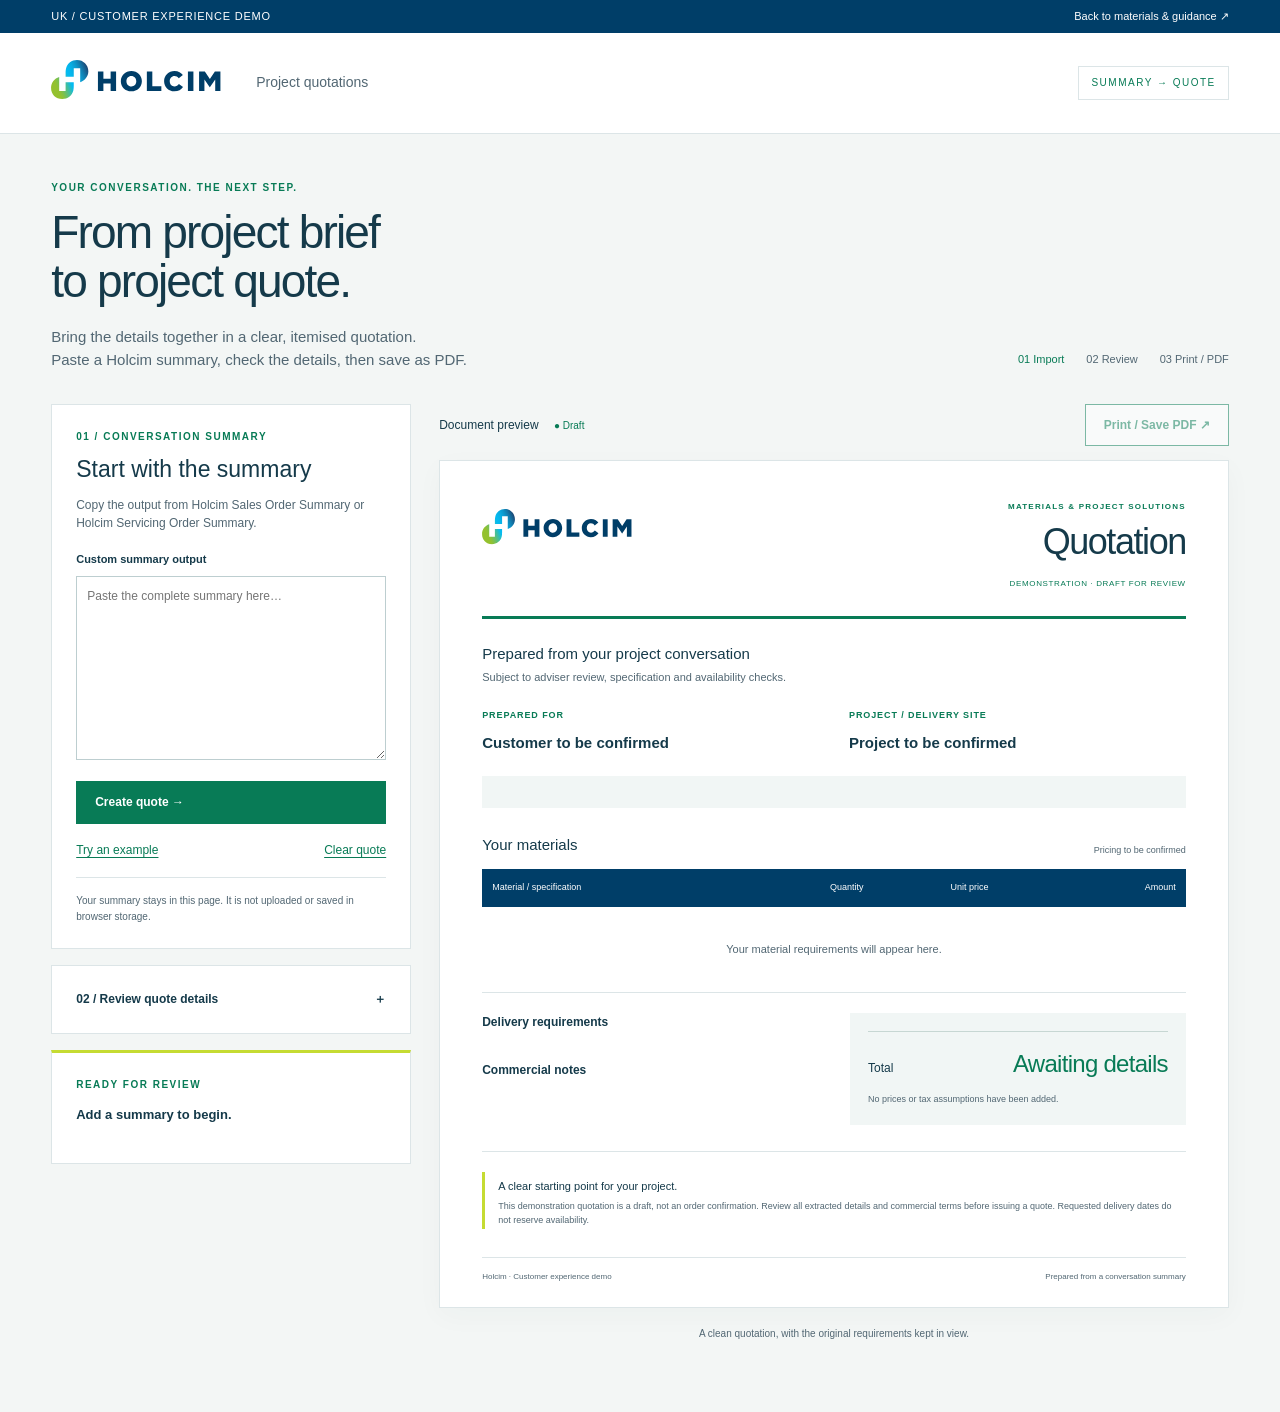
<file: quote/index.html>
<!doctype html>
<html lang="en-GB">
<head>
  <meta charset="utf-8">
  <meta name="viewport" content="width=device-width,initial-scale=1">
  <meta name="referrer" content="no-referrer">
  <meta name="description" content="Turn a Holcim conversation summary into a reviewed demonstration quotation.">
  <title>Project quotation | Holcim demo</title>
  <link rel="stylesheet" href="./quote.css?v=20261012-3">
  <script src="./quote-core.js?v=20261015-1" defer></script>
  <script src="./quote.js?v=20261015-1" defer></script>
</head>
<body>
  <div class="utility screen-only"><div class="wrap">UK / CUSTOMER EXPERIENCE DEMO <a href="../holcim/">Back to materials & guidance ↗</a></div></div>
  <header class="screen-only"><div class="wrap nav"><a href="../holcim/" aria-label="Holcim demo home"><img class="logo" src="./holcim-logo.svg" alt="Holcim"></a><span>Project quotations</span><span class="tag">SUMMARY → QUOTE</span></div></header>
  <main class="wrap">
    <section class="intro screen-only"><div><p class="eyebrow">Your conversation. The next step.</p><h1>From project brief<br>to project quote.</h1><p>Bring the details together in a clear, itemised quotation.<br>Paste a Holcim summary, check the details, then save as PDF.</p></div><div class="step"><span>01 Import</span><span>02 Review</span><span>03 Print / PDF</span></div></section>
    <div class="workspace">
      <aside class="editor screen-only" aria-label="Quote editor">
        <section class="panel"><p class="eyebrow">01 / Conversation summary</p><h2>Start with the summary</h2><p class="muted">Copy the output from Holcim Sales Order Summary or Holcim Servicing Order Summary.</p><label for="summary">Custom summary output</label><textarea id="summary" rows="9" maxlength="100000" placeholder="Paste the complete summary here…"></textarea><button class="button primary" id="import">Create quote →</button><div class="secondary-actions"><button id="example" class="text-button">Try an example</button><button id="clear" class="text-button">Clear quote</button></div><p class="privacy">Your summary stays in this page. It is not uploaded or saved in browser storage.</p><p id="import-feedback" role="status"></p></section>
        <details class="panel" id="review"><summary>02 / Review quote details <span>＋</span></summary><p class="muted">Confirm captured details against the conversation. Enter agreed values for any gaps.</p><div id="field-editor" class="fields"></div><h3>Materials</h3><div id="line-editor"></div><button class="text-button" id="add-line">＋ Add a material</button><h3>Pricing</h3><div class="fields"><label>Currency<input id="currency" maxlength="3" placeholder="e.g. GBP" autocomplete="off"></label><label>Price basis<select id="basis"><option value="">Not discussed</option><option value="excluding">Excluding VAT</option><option value="including">Including VAT</option></select></label><label>VAT rate (%)<input id="vat" inputmode="decimal" placeholder="Not discussed"></label><label>Delivery charge<input id="delivery" inputmode="decimal" placeholder="Not discussed"></label><label class="full">Additional charges<input id="other" inputmode="decimal" placeholder="Not discussed"></label></div><p class="muted">Charges must use the selected currency and VAT basis. Enter 0 only when no charge is explicitly confirmed. Rates must be per the quantity unit.</p><div id="notes-editor"></div></details>
        <section class="panel readiness"><p class="eyebrow">Ready for review</p><p id="readiness-title">Add a summary to begin.</p><ul id="checks"></ul></section>
      </aside>
      <section class="preview" id="quote-preview" aria-label="Quote preview" tabindex="-1">
        <div class="preview-toolbar screen-only"><span id="preview-status">Document preview <span class="draft-dot">● Draft</span></span><button class="button" id="print" disabled>Print / Save PDF ↗</button></div>
        <div class="draft-guidance screen-only" id="draft-guidance" hidden><div><strong>Draft generated · pricing to be confirmed</strong><p id="draft-guidance-message"></p></div><button class="button" id="add-pricing">Add pricing →</button></div>
        <article class="paper" id="quote-document">
          <div class="document-head"><img class="logo" src="./holcim-logo.svg" alt="Holcim"><div class="document-type"><p class="eyebrow">Materials & project solutions</p><h2>Quotation</h2><span class="draft-label" id="doc-draft-label">DEMONSTRATION · DRAFT FOR REVIEW</span></div></div>
          <div class="document-intro"><p id="doc-intro">Prepared from your project conversation</p><p class="muted">Subject to adviser review, specification and availability checks.</p></div>
          <div class="parties"><section><h3>Prepared for</h3><p id="doc-customer">Customer to be confirmed</p><p id="doc-company"></p></section><section><h3>Project / delivery site</h3><p id="doc-project">Project to be confirmed</p><p id="doc-postcode"></p></section></div>
          <dl class="reference-grid" id="doc-references"></dl>
          <section class="material-section"><div class="section-title"><h3>Your materials</h3><span id="doc-price-basis">Pricing to be confirmed</span></div><div class="table-scroll"><table><caption class="sr">Quoted materials and calculated line amounts</caption><thead><tr><th scope="col">Material / specification</th><th scope="col">Quantity</th><th scope="col">Unit price</th><th scope="col">Amount</th></tr></thead><tbody id="doc-lines"><tr><td colspan="4" class="empty">Your material requirements will appear here.</td></tr></tbody></table></div></section>
          <div class="commercial"><section class="delivery"><h3>Delivery requirements</h3><dl id="doc-delivery"></dl><h3>Commercial notes</h3><dl id="doc-terms"></dl></section><section class="totals" aria-label="Quote totals"><dl id="doc-totals"></dl><div class="grand-total"><span>Total</span><strong id="doc-total">Awaiting details</strong></div><p id="total-note">No prices or tax assumptions have been added.</p></section></div>
          <section class="document-notes" id="doc-notes"></section>
          <section class="review-notice"><strong>A clear starting point for your project.</strong><p>This demonstration quotation is a draft, not an order confirmation. Review all extracted details and commercial terms before issuing a quote. Requested delivery dates do not reserve availability.</p></section>
          <footer><span>Holcim · Customer experience demo</span><span>Prepared from a conversation summary</span></footer>
        </article>
        <p class="preview-caption screen-only">A clean quotation, with the original requirements kept in view.</p>
      </section>
    </div>
  </main>
</body>
</html>
</file>
<file: assets/catalog.css>
:root{color-scheme:light;--ink:#172d35;--muted:#5e6c70;--paper:#f6f5f0;--line:#d8ded9;--accent:#1f725d}*{box-sizing:border-box}body{margin:0;background:var(--paper);color:var(--ink);font-family:Inter,Arial,sans-serif;-webkit-font-smoothing:antialiased}.wrap{width:min(1120px,calc(100% - 80px));margin-inline:auto}a{color:inherit}button,input{font:inherit}.topbar{height:88px;display:flex;align-items:center;justify-content:space-between;border-bottom:1px solid var(--line)}.wordmark{display:inline-flex;align-items:center;gap:12px;text-decoration:none;font-size:24px;font-weight:700;letter-spacing:-1.2px}.dot{color:var(--accent);margin-left:-10px}.mark{width:36px;height:36px;border-radius:10px;background:var(--ink);color:white;display:inline-flex;align-items:center;justify-content:center;font-size:27px;letter-spacing:-3px;padding-right:7px}.mark span{font-size:16px;color:#a6d4a5;align-self:flex-start;margin-top:3px}.topnote{font-size:12px;color:var(--muted)}.intro{padding:50px 0 46px;position:relative}.eyebrow{font-size:11px;letter-spacing:2px;font-weight:700;display:flex;align-items:center;gap:9px;margin:0 0 24px}.eyebrow span{width:7px;height:7px;border-radius:50%;background:var(--accent)}h1{font-size:clamp(42px,5.2vw,66px);line-height:1.08;letter-spacing:-3px;margin:0 0 24px;font-weight:600}h1 span{color:var(--accent)}.lede{font-size:17px;line-height:1.7;color:var(--muted);margin:0}.collection-head{padding-top:30px;border-top:1px solid var(--line);display:flex;justify-content:space-between;align-items:center;gap:28px;margin-bottom:26px}h2{font-size:19px;letter-spacing:-.5px;margin:0 0 8px}#result-count{font-size:12px;color:var(--muted);margin:0}.search{width:330px}.search label{display:block;font-size:11px;font-weight:700;margin-bottom:7px}.search input{width:100%;padding:13px 14px;border:1px solid #c9d2cc;border-radius:7px;background:#fff;color:var(--ink);font-size:13px}.grid{display:grid;grid-template-columns:repeat(2,minmax(0,1fr));gap:24px}.card{border:1px solid var(--line);border-radius:12px;overflow:hidden;text-decoration:none;background:#fff;display:flex;flex-direction:column;transition:box-shadow .2s,border-color .2s}.card:hover{border-color:#9eafa4;box-shadow:0 10px 35px #1937280d}.card-art{height:150px;background:linear-gradient(130deg,#eaf1ec,#f5f8f1);position:relative;overflow:hidden;display:flex;align-items:center;justify-content:center}.card-art::after{content:"";position:absolute;right:-40px;top:-75px;width:230px;height:330px;border:1px solid #92b29b40;border-radius:50%;transform:rotate(40deg)}.card-art img{max-width:220px;max-height:78px;position:relative;z-index:1}.card-initial{font-size:64px;font-weight:700;color:var(--demo-accent,var(--accent))}.card-content{padding:27px 28px;flex:1}.card-category{color:var(--demo-accent,var(--accent));font-size:10px;letter-spacing:1.7px;text-transform:uppercase;font-weight:700;margin:0 0 11px}.card h3{font-size:29px;letter-spacing:-1px;margin:0 0 12px;font-weight:600}.card-description{font-size:14px;line-height:1.7;color:var(--muted);margin:0 0 22px;max-width:450px}.tags{display:flex;gap:7px;flex-wrap:wrap;list-style:none;padding:0;margin:0}.tags li{font-size:10px;padding:6px 8px;border:1px solid #dfe6e0;border-radius:4px;color:#435950}.card-action{margin:0 28px;padding:18px 0;border-top:1px solid #e7ebe7;font-size:12px;font-weight:700;display:flex;justify-content:space-between}.card-action span:last-child{font-size:18px;font-weight:400;color:var(--demo-accent,var(--accent))}footer{display:flex;align-items:center;gap:25px;border-top:1px solid var(--line);margin-top:76px!important;padding-block:26px;color:var(--muted);font-size:10px}footer>span{font-weight:700;color:var(--ink);font-size:12px}footer p{flex:1;margin:0}footer a{text-decoration:none}.skip{position:absolute;left:20px;top:-70px;z-index:2;padding:12px;background:white}.skip:focus{top:12px}:focus-visible{outline:3px solid #188b70;outline-offset:5px}[hidden]{display:none!important}#empty,#load-error{padding:35px 0;color:var(--muted);font-size:14px}@media(max-width:700px){.wrap{width:calc(100% - 40px)}.topbar{height:84px}.topnote{display:none}.intro{padding:54px 0 44px}h1{letter-spacing:-2.5px}.lede{font-size:15px}.collection-head{align-items:stretch;flex-direction:column;gap:20px}.search{width:100%}.grid{grid-template-columns:1fr}.card-art{height:168px}footer{align-items:flex-start;flex-wrap:wrap;gap:12px;margin-top:48px!important}footer p{flex-basis:75%;line-height:1.6}footer a{margin-top:5px}}@media(prefers-reduced-motion:reduce){.card{transition:none}}
</file>
<file: harbourview/style.css>
:root{color-scheme:light;--ink:#173f46;--paper:#f6f4ed;--line:#d8dfd8;--gold:#b18a58}*{box-sizing:border-box}html{scroll-behavior:smooth}body{margin:0;background:var(--paper);color:var(--ink);font-family:Arial,Helvetica,sans-serif;line-height:1.6}.masthead{max-width:1360px;margin:auto;padding:28px 6%;display:flex;justify-content:space-between;align-items:center;border-bottom:1px solid var(--line)}a{color:inherit;text-decoration:none}.brand{display:flex;align-items:center;gap:14px;font-size:17px;letter-spacing:.15em;line-height:1.2}.brand small{display:block;font-size:9px;text-align:center;letter-spacing:.45em;margin-top:6px}.brand-mark{font-family:Georgia,serif;border:1px solid #9baea4;border-radius:50% 50% 0 0;width:39px;height:47px;display:grid;place-items:center;font-size:30px;letter-spacing:0}.header-link{font-size:13px}.header-link span{margin-left:22px}.hero{max-width:1360px;margin:auto;display:grid;grid-template-columns:1.1fr 1fr;padding:50px 6% 64px;gap:55px;align-items:center}.eyebrow{font-size:10px;letter-spacing:.19em;font-weight:700;margin:0 0 20px;color:#5b716d}h1,h2,h3{font-family:Georgia,'Times New Roman',serif;font-weight:400;line-height:1.12;letter-spacing:-.035em}h1{font-size:clamp(39px,4.2vw,63px);margin:0 0 26px}h1 em{font-weight:400;color:#5a7775}.intro{max-width:405px;font-size:15px;line-height:1.85;margin:0 0 30px;color:#4f6461}button{cursor:pointer;font-family:inherit;font-size:13px}button:focus-visible,a:focus-visible{outline:3px solid #c2995c;outline-offset:5px}.primary,.secondary{border:0;background:var(--ink);color:white;padding:15px 21px;display:inline-flex;gap:44px;align-items:center}.primary:hover{background:#285a61}.quiet{font-size:11px;color:#6b7973;margin:12px 0 0}.harbour{height:405px;position:relative;overflow:hidden;background:#ddd5bf;border-radius:48% 48% 0 0}.sun{position:absolute;top:48px;right:75px;width:92px;height:92px;background:#cba975;border-radius:50%}.buildings{position:absolute;left:12%;top:140px;display:flex;gap:8px;align-items:flex-end}.buildings i{display:block;width:48px;height:90px;background:#f4ebd6;border-top:4px solid #a98d6b;box-shadow:inset -9px 0 #d7cbb2}.buildings i:nth-child(2){height:125px;width:38px}.buildings i:nth-child(3){height:98px;width:64px}.buildings i:nth-child(4){height:76px;width:44px}.sea{position:absolute;bottom:0;width:100%;height:220px}.art-caption{position:absolute;bottom:26px;left:0;right:0;text-align:center;color:#f4f3e8;font-family:Georgia,serif;font-style:italic;font-size:18px}.help{max-width:1360px;margin:auto;padding:36px 6% 64px;border-top:1px solid var(--line)}.section-heading .eyebrow{margin-bottom:12px}h2{font-size:36px;margin:0 0 30px}.cards{display:grid;grid-template-columns:repeat(3,1fr);gap:30px}.cards article{padding:24px 0 0;border-top:1px solid #aebeb4}.card-number{font-size:11px;color:#8d9581}h3{font-size:25px;margin:12px 0 14px}.cards p{max-width:280px;font-size:13px;color:#5e7068;min-height:66px}.text-button{padding:8px 0;background:transparent;color:var(--ink);border:0;border-bottom:1px solid #b4c1b4;display:flex;justify-content:space-between;width:100%;max-width:230px;font-weight:600}.care{background:#e6ebe2;padding:45px 6%;display:flex;gap:40px;align-items:center;justify-content:center}.care-symbol{font-size:83px;color:#9ba58c}.care h2{font-size:34px;margin:0 0 15px}.care .eyebrow{margin-bottom:13px}.care p:last-child{font-size:13px;max-width:350px;color:#5b7066}.secondary{color:var(--ink);background:transparent;border:1px solid #7e9588;margin-left:60px}.secondary:hover{background:#d5dfd3}.message-status{font-size:13px;text-align:center;min-height:0;margin:0;padding:0 20px}.message-status:not(:empty){padding:20px;background:#fff8e7}footer{max-width:1360px;margin:auto;padding:28px 6%;display:flex;justify-content:space-between;font-size:10px;letter-spacing:.1em;color:#62766d}footer span:last-child{letter-spacing:0}@media(max-width:760px){.masthead{padding:22px 6%}.brand{font-size:13px;gap:9px}.brand-mark{width:29px;height:37px;font-size:25px}.header-link{font-size:11px}.header-link span{margin-left:7px}.hero{grid-template-columns:1fr;gap:32px;padding-top:38px;padding-bottom:38px}h1{font-size:42px}.intro{font-size:14px;margin-bottom:23px}.harbour{height:235px;border-radius:140px 140px 0 0}.sun{top:25px;right:65px;width:63px;height:63px}.buildings{top:54px}.sea{height:150px}.art-caption{bottom:17px;font-size:16px}.help{padding-top:30px;padding-bottom:38px}h2{font-size:31px}.cards{grid-template-columns:1fr;gap:24px}.cards article{padding-top:17px}.cards p{max-width:none;min-height:0}.text-button{max-width:none}.care{padding:32px 6%;gap:15px;flex-wrap:wrap;justify-content:flex-start}.care-symbol{font-size:48px}.care h2{font-size:29px}.care .secondary{margin:5px 0 0;width:100%;justify-content:space-between}footer{gap:15px;font-size:9px}footer span:last-child{text-align:right}}@media(prefers-reduced-motion:reduce){html{scroll-behavior:auto}}

.message-status:not(:empty){position:fixed;bottom:18px;left:6%;right:6%;z-index:10000;border:1px solid #d8c59e;box-shadow:0 8px 28px #173f4620}
</file>
<file: quote/quote.css>
:root{--blue:#003e68;--ink:#153a4a;--green:#087b56;--lime:#c5db32;--muted:#526773;--line:#dce5e7;--pale:#f1f6f5}*{box-sizing:border-box}body{margin:0;background:#f3f6f5;color:var(--ink);font:15px/1.55 Arial,Helvetica,sans-serif}a{color:inherit}button,input,textarea,select{font:inherit}button{cursor:pointer}button:disabled{opacity:.5;cursor:not-allowed}a,button,input,textarea,select,summary{outline-offset:4px}.wrap{width:min(1440px,92%);margin:auto}.utility{background:var(--blue);color:white;font-size:11px;letter-spacing:.07em;padding:8px 0}.utility .wrap{display:flex;justify-content:space-between;gap:16px}.utility a{text-decoration:none;letter-spacing:0}header{background:white;border-bottom:1px solid var(--line)}.nav{display:flex;align-items:center;gap:35px;min-height:100px}.logo{width:170px;height:auto}.nav>span{color:var(--muted);font-size:14px}.nav .tag{margin-left:auto;color:var(--green);font-size:10px;letter-spacing:.15em;border:1px solid var(--line);padding:8px 12px}.intro{display:flex;align-items:end;justify-content:space-between;gap:35px;padding:46px 0 32px}.eyebrow{text-transform:uppercase;font-size:10px;letter-spacing:.15em;font-weight:bold;color:var(--green);margin:0 0 12px}h1{font-size:clamp(32px,3.6vw,50px);line-height:1.08;letter-spacing:-.04em;font-weight:500;margin:0 0 18px}.intro p:not(.eyebrow){color:var(--muted);margin:0;font-size:15px}.step{display:flex;gap:22px;font-size:11px;color:var(--muted);padding-bottom:4px}.step span:first-child{color:var(--green)}.workspace{display:grid;grid-template-columns:minmax(290px,360px) minmax(0,1fr);gap:28px;align-items:start;padding-bottom:60px}.panel{background:white;border:1px solid var(--line);padding:24px;margin-bottom:16px}h2{font-size:23px;line-height:1.2;font-weight:500;margin:0 0 12px}h3{font-size:12px;font-weight:bold;margin:18px 0 12px}.muted{color:var(--muted);font-size:12px}.panel>p.muted{margin:0 0 18px}label{display:block;font-size:11px;font-weight:bold;margin-bottom:8px}input,select,textarea{width:100%;border:1px solid #bdced0;padding:10px;color:var(--ink);background:white;border-radius:0;min-width:0}textarea{resize:vertical;line-height:1.5;font-size:12px}#summary{margin:0 0 15px}.button{border:1px solid var(--green);background:white;color:var(--green);padding:11px 18px;font-size:12px;font-weight:bold}.primary{background:var(--green);color:white;width:100%;text-align:left}.button:hover{background:#eef5f2}.primary:hover{background:#065e43}.text-button{border:0;background:none;padding:0;color:var(--green);font-size:12px;text-decoration:underline;text-underline-offset:3px}.secondary-actions{display:flex;justify-content:space-between;margin-top:17px}.privacy{font-size:10px;color:var(--muted);border-top:1px solid var(--line);padding-top:15px;margin:18px 0 0}#import-feedback{font-size:12px;color:var(--green);margin-bottom:0}#import-feedback:empty{display:none}summary{cursor:pointer;font-size:12px;font-weight:bold;display:flex;justify-content:space-between}details[open]>summary{padding-bottom:20px}.fields{display:grid;grid-template-columns:1fr 1fr;gap:10px}.fields label{margin:0}.fields input,.fields select{font-size:12px;margin-top:5px}.full{grid-column:1/-1}.line-card{border:1px solid var(--line);padding:14px;margin:0 0 12px}.line-top{display:flex;justify-content:space-between;font-size:11px;margin-bottom:12px}.line-card textarea{margin-top:5px}.readiness{border-top:3px solid var(--lime)}#readiness-title{font-size:13px;font-weight:bold}#checks{padding-left:17px;font-size:11px;color:var(--muted);margin:0}#checks li{margin:7px 0}.preview{min-width:0}.preview-toolbar{display:flex;align-items:center;justify-content:space-between;gap:14px;margin:0 0 14px;font-size:12px}.draft-dot{color:var(--green);margin-left:12px;font-size:10px}.paper{background:white;padding:40px 42px 24px;border:1px solid var(--line);box-shadow:0 8px 26px #153a4a08}.document-head{display:flex;justify-content:space-between;align-items:flex-start;gap:20px;border-bottom:3px solid var(--green);padding-bottom:24px}.document-head .logo{width:150px;margin-top:8px}.document-type{text-align:right}.document-type h2{font-size:36px;letter-spacing:-.04em;margin:0 0 6px}.document-type .eyebrow{font-size:8px;margin-bottom:6px}.draft-label{font-size:8px;letter-spacing:.08em;color:var(--green)}.document-intro{margin:23px 0}.document-intro p{font-size:15px;margin:0 0 4px}.document-intro p.muted{font-size:11px}.parties{display:grid;grid-template-columns:1fr 1fr;gap:30px;margin-bottom:22px}.parties h3{color:var(--green);text-transform:uppercase;font-size:9px;letter-spacing:.1em;margin:0 0 8px}.parties p{margin:0;font-size:13px;white-space:pre-wrap;overflow-wrap:anywhere}.parties p:first-of-type{font-weight:bold;font-size:15px}dl{margin:0}dt{color:var(--muted);font-size:10px}dd{margin:0;font-size:11px;white-space:pre-wrap;overflow-wrap:anywhere}.reference-grid{display:grid;grid-template-columns:repeat(3,1fr);gap:13px;padding:16px;background:var(--pale);margin-bottom:25px}.section-title{display:flex;justify-content:space-between;align-items:center;gap:20px}.section-title h3{font-size:15px;font-weight:500;margin:0 0 12px}.section-title span{font-size:9px;color:var(--muted)}.table-scroll{overflow-x:auto}table{border-collapse:collapse;width:100%;font-size:11px;min-width:390px}thead{background:var(--blue);color:white}th{font-size:9px;padding:12px 10px;text-align:left;font-weight:500}th:first-child{width:48%}th:last-child,td:last-child{text-align:right}td{border-bottom:1px solid var(--line);padding:16px 10px;vertical-align:top;overflow-wrap:anywhere}td strong{display:block;font-size:12px}td small{font-size:10px;display:block;color:var(--muted);white-space:pre-wrap}.empty{text-align:center!important;color:var(--muted);padding:34px 0}.commercial{display:grid;grid-template-columns:1fr 1fr;gap:32px;margin:20px 0 26px}.delivery h3:first-child{margin-top:0}.delivery dl{display:grid;gap:8px}.delivery dl>div{display:grid;grid-template-columns:95px 1fr;gap:8px}.totals{background:var(--pale);padding:18px}.totals dl>div{display:flex;justify-content:space-between;gap:18px;margin-bottom:9px}.totals dt,.totals dd{font-size:11px}.grand-total{border-top:1px solid #c7d7d3;padding-top:13px;display:flex;justify-content:space-between;gap:10px;align-items:baseline}.grand-total span{font-size:12px}.grand-total strong{font-size:24px;color:var(--green);font-weight:500;letter-spacing:-.03em}.totals p{font-size:9px;color:var(--muted);margin:11px 0 0}.document-notes{border-top:1px solid var(--line)}.document-notes h3{margin:15px 0 6px;font-size:10px;color:var(--green)}.document-notes p{font-size:11px;white-space:pre-wrap;overflow-wrap:anywhere;margin:0 0 14px}.review-notice{margin:20px 0 28px;border-left:3px solid var(--lime);padding:1px 0 1px 13px}.review-notice strong{font-size:11px;font-weight:500}.review-notice p{font-size:9px;color:var(--muted);margin:4px 0 0}.paper footer{display:flex;justify-content:space-between;gap:20px;border-top:1px solid var(--line);padding-top:13px;font-size:8px;color:var(--muted)}.preview-caption{text-align:center;color:var(--muted);font-size:10px;margin-top:18px}.sr{position:absolute;width:1px;height:1px;overflow:hidden;clip:rect(0,0,0,0)}@media(max-width:1080px){.paper{padding:30px 25px}.workspace{grid-template-columns:310px minmax(0,1fr)}.commercial{gap:18px}.grand-total strong{font-size:20px}.step{display:none}}@media(max-width:850px){.workspace{grid-template-columns:1fr}.editor{display:grid;grid-template-columns:1fr 1fr;gap:16px;align-items:start}.editor .panel{margin:0}.readiness{grid-column:1/-1}.intro{padding:32px 0}.paper{padding:35px}.nav{min-height:80px}}@media(max-width:550px){.utility a{display:none}.nav{gap:20px}.nav .logo{width:130px}.nav .tag{display:none}.nav>span{font-size:12px}.editor{display:block}.editor .panel{margin-bottom:14px}.paper{padding:22px 16px}.document-head .logo{width:105px}.document-type h2{font-size:29px}.document-type .eyebrow{max-width:140px}.reference-grid{grid-template-columns:1fr 1fr}.commercial{grid-template-columns:1fr}.grand-total strong{font-size:25px}.parties{gap:18px}.paper footer{display:block}.step{display:none}}@media print{@page{size:A4;margin:12mm}body{background:white;font-size:11px}.screen-only,.editor{display:none!important}.wrap{width:100%;max-width:none}.workspace{display:block;padding:0}.paper{border:0;box-shadow:none;padding:0}.commercial{grid-template-columns:1fr 1fr;gap:25px}.parties{grid-template-columns:1fr 1fr}.reference-grid{grid-template-columns:repeat(3,1fr)}.table-scroll{overflow:visible}table{min-width:0}tr,.document-head,.parties,.commercial,.review-notice,.document-notes h3{break-inside:avoid}thead{display:table-header-group}*{-webkit-print-color-adjust:exact;print-color-adjust:exact}.document-notes p{orphans:3;widows:3}.paper footer{display:flex}}
/* Import feedback keeps an unpriced draft distinct from a failed import. */
.preview{scroll-margin-top:24px}.draft-guidance{display:flex;align-items:center;justify-content:space-between;gap:20px;background:#eaf2ee;border-left:3px solid var(--lime);padding:17px 20px;margin-bottom:16px}.draft-guidance strong{font-size:13px}.draft-guidance p{font-size:12px;color:var(--muted);margin:5px 0 0;max-width:640px}.draft-guidance .button{flex-shrink:0}[hidden]{display:none!important}@media(max-width:550px){.draft-guidance{display:block}.draft-guidance .button{margin-top:12px}.grand-total strong{font-size:22px}}
</file>
